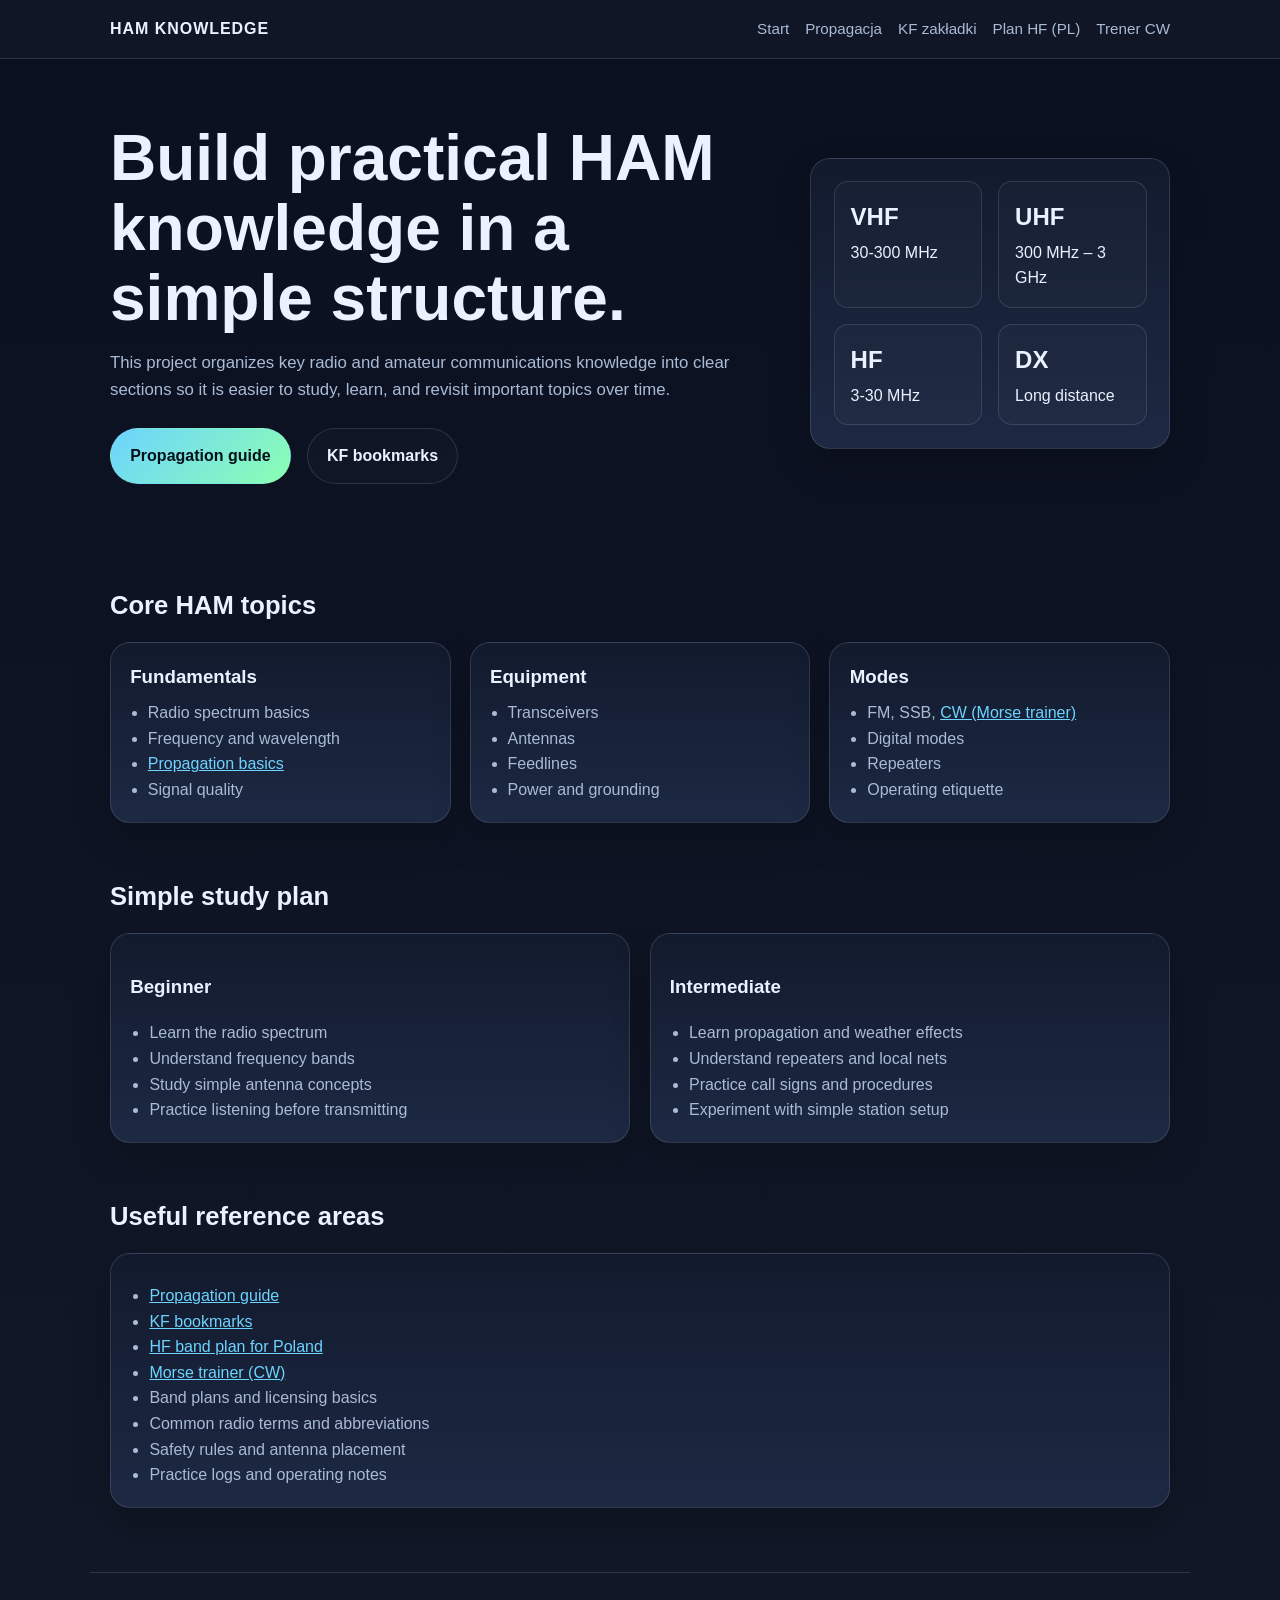
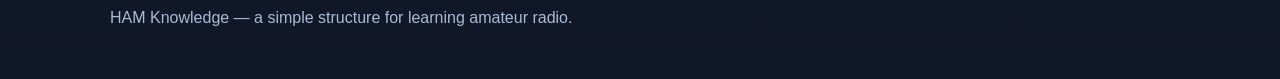
<file: index.html>
<!DOCTYPE html>
<html lang="en">
  <head>
    <meta charset="UTF-8" />
    <meta name="viewport" content="width=device-width, initial-scale=1.0" />
    <title>HAM Knowledge</title>
    <link rel="stylesheet" href="style.css" />
    <style>
      .hero {
        display: grid;
        grid-template-columns: 1.3fr 0.7fr;
        gap: 2rem;
        align-items: center;
        padding: 2rem 0 3rem;
      }

      .hero h1 {
        font-size: clamp(2.2rem, 5vw, 4rem);
        line-height: 1.1;
        margin: 0 0 1rem;
      }

      .hero p {
        font-size: 1.05rem;
        color: var(--muted);
        margin: 0 0 1.5rem;
      }

      .cta-row {
        display: flex;
        gap: 1rem;
        flex-wrap: wrap;
      }

      .button {
        display: inline-block;
        padding: 0.9rem 1.2rem;
        border-radius: 999px;
        text-decoration: none;
        font-weight: 700;
        border: 1px solid transparent;
      }

      .button.primary {
        background: linear-gradient(135deg, var(--accent), var(--accent-2));
        color: #04111a;
      }

      .button.secondary {
        border-color: var(--border);
        color: var(--text);
        background: rgba(255,255,255,0.02);
      }

      .card {
        border-radius: 20px;
        box-shadow: 0 18px 40px rgba(0,0,0,0.2);
      }

      .mini-grid {
        display: grid;
        grid-template-columns: repeat(2, minmax(0, 1fr));
        gap: 1rem;
      }

      .mini-stat {
        background: rgba(255,255,255,0.02);
        border: 1px solid var(--border);
        border-radius: 14px;
        padding: 1rem;
      }

      .mini-stat strong {
        display: block;
        font-size: 1.5rem;
        margin-bottom: 0.2rem;
      }

      section {
        padding-top: 2rem;
      }

      h2 {
        font-size: clamp(1.5rem, 2vw, 2.2rem);
        margin-bottom: 1rem;
      }

      .grid {
        display: grid;
        grid-template-columns: repeat(3, minmax(0, 1fr));
        gap: 1.2rem;
      }

      .topic {
        padding: 1.2rem;
      }

      .topic h3 {
        margin-top: 0;
        margin-bottom: 0.5rem;
      }

      .topic ul {
        margin: 0;
        padding-left: 1.1rem;
        color: var(--muted);
      }

      .checklist {
        display: grid;
        grid-template-columns: 1fr 1fr;
        gap: 1.2rem;
      }

      .info-block {
        padding: 1.2rem;
      }

      .info-block ul {
        margin: 0.6rem 0 0;
        padding-left: 1.2rem;
        color: var(--muted);
      }

      @media (max-width: 760px) {
        .hero, .grid, .checklist {
          grid-template-columns: 1fr;
        }

        .mini-grid {
          grid-template-columns: 1fr 1fr;
        }
      }
    </style>
  </head>
  <body>
    <header>
      <nav>
        <div class="brand">HAM Knowledge</div>
        <div class="nav-links">
          <a href="index.html" aria-current="page">Start</a>
          <a href="docs/propagation.html">Propagacja</a>
          <a href="docs/KF/zakladki.html">KF zakładki</a>
          <a href="docs/KF/band-plan-poland-hf.html">Plan HF (PL)</a>
          <a href="docs/morse-trainer.html">Trener CW</a>
        </div>
      </nav>
    </header>

    <main>
      <section class="hero" id="overview">
        <div>
          <h1>Build practical HAM knowledge in a simple structure.</h1>
          <p>
            This project organizes key radio and amateur communications knowledge into clear sections
            so it is easier to study, learn, and revisit important topics over time.
          </p>
          <div class="cta-row">
            <a class="button primary" href="docs/propagation.html">Propagation guide</a>
            <a class="button secondary" href="docs/KF/zakladki.html">KF bookmarks</a>
          </div>
        </div>

        <div class="card mini-grid">
          <div class="mini-stat">
            <strong>VHF</strong>
            30-300 MHz
          </div>
          <div class="mini-stat">
            <strong>UHF</strong>
            300 MHz – 3 GHz
          </div>
          <div class="mini-stat">
            <strong>HF</strong>
            3-30 MHz
          </div>
          <div class="mini-stat">
            <strong>DX</strong>
            Long distance
          </div>
        </div>
      </section>

      <section id="topics">
        <h2>Core HAM topics</h2>
        <div class="grid">
          <article class="card topic">
            <h3>Fundamentals</h3>
            <ul>
              <li>Radio spectrum basics</li>
              <li>Frequency and wavelength</li>
              <li><a href="docs/propagation.html">Propagation basics</a></li>
              <li>Signal quality</li>
            </ul>
          </article>

          <article class="card topic">
            <h3>Equipment</h3>
            <ul>
              <li>Transceivers</li>
              <li>Antennas</li>
              <li>Feedlines</li>
              <li>Power and grounding</li>
            </ul>
          </article>

          <article class="card topic">
            <h3>Modes</h3>
            <ul>
              <li>FM, SSB, <a href="docs/morse-trainer.html">CW (Morse trainer)</a></li>
              <li>Digital modes</li>
              <li>Repeaters</li>
              <li>Operating etiquette</li>
            </ul>
          </article>
        </div>
      </section>

      <section id="study-plan">
        <h2>Simple study plan</h2>
        <div class="checklist">
          <div class="card info-block">
            <h3>Beginner</h3>
            <ul>
              <li>Learn the radio spectrum</li>
              <li>Understand frequency bands</li>
              <li>Study simple antenna concepts</li>
              <li>Practice listening before transmitting</li>
            </ul>
          </div>

          <div class="card info-block">
            <h3>Intermediate</h3>
            <ul>
              <li>Learn propagation and weather effects</li>
              <li>Understand repeaters and local nets</li>
              <li>Practice call signs and procedures</li>
              <li>Experiment with simple station setup</li>
            </ul>
          </div>
        </div>
      </section>

      <section id="resources">
        <h2>Useful reference areas</h2>
        <div class="card info-block">
          <ul>
            <li><a href="docs/propagation.html">Propagation guide</a></li>
            <li><a href="docs/KF/zakladki.html">KF bookmarks</a></li>
            <li><a href="docs/KF/band-plan-poland-hf.html">HF band plan for Poland</a></li>
            <li><a href="docs/morse-trainer.html">Morse trainer (CW)</a></li>
            <li>Band plans and licensing basics</li>
            <li>Common radio terms and abbreviations</li>
            <li>Safety rules and antenna placement</li>
            <li>Practice logs and operating notes</li>
          </ul>
        </div>
      </section>
    </main>

    <footer>
      HAM Knowledge — a simple structure for learning amateur radio.
    </footer>
  </body>
</html>
</file>
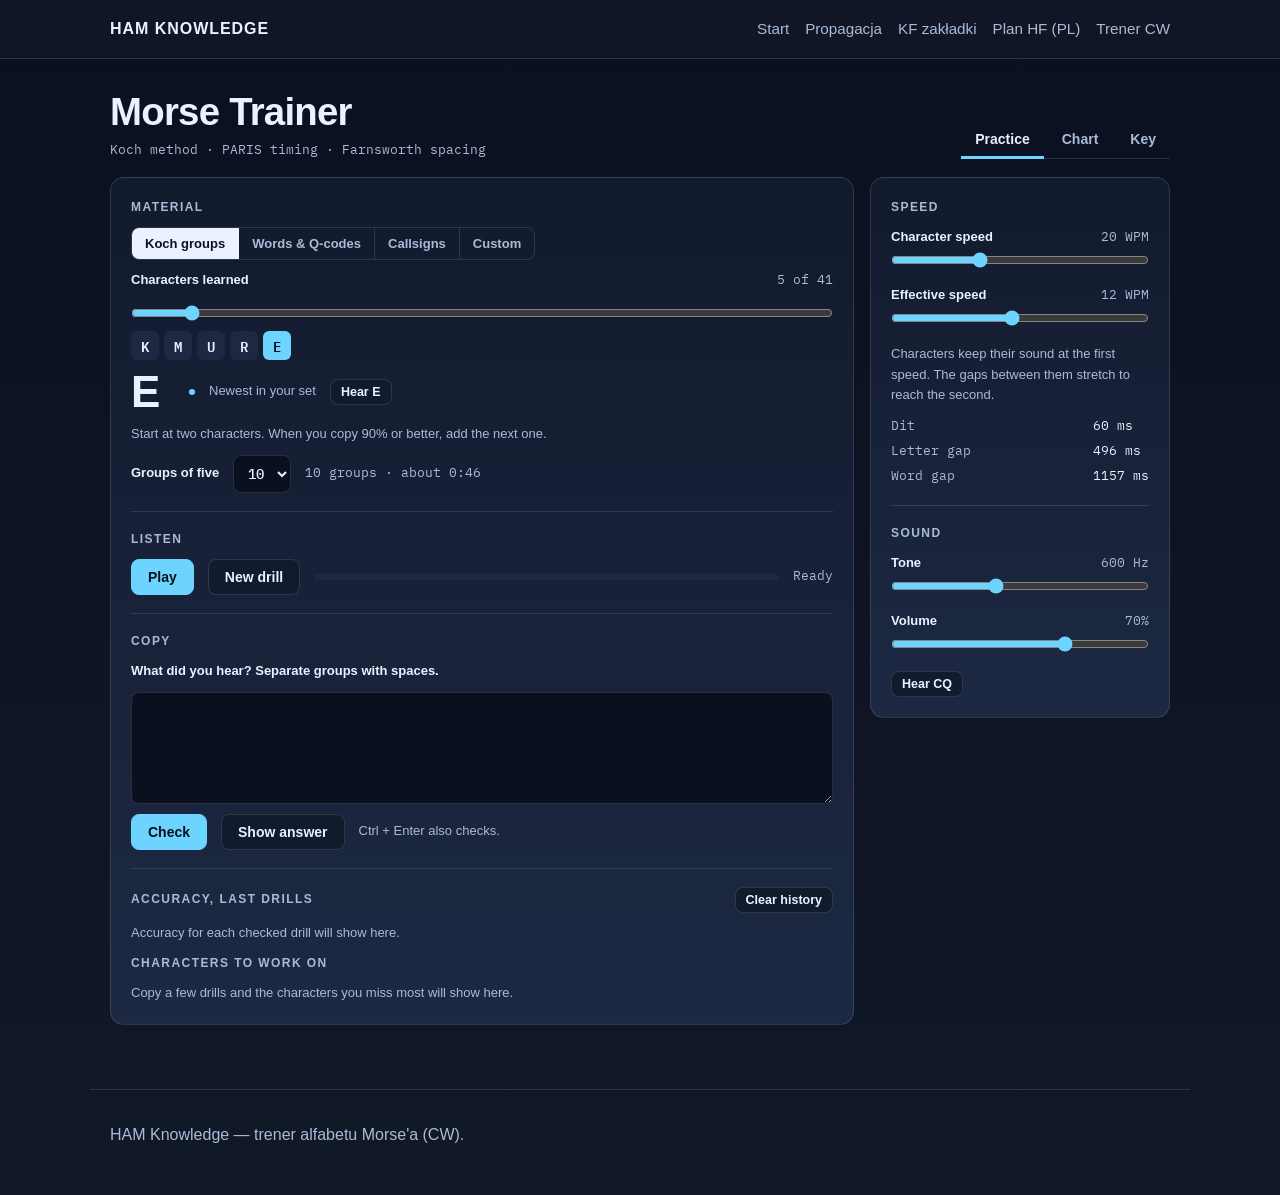
<file: docs/morse-trainer.html>
<!DOCTYPE html>
<html lang="en">
  <head>
    <meta charset="utf-8" />
    <meta name="viewport" content="width=device-width,initial-scale=1" />
    <title>Morse Trainer — HAM Knowledge</title>
    <link rel="stylesheet" href="../style.css" />
    <link rel="stylesheet" href="https://fonts.googleapis.com/css2?family=IBM+Plex+Mono:wght@400;500;600&display=swap" />
    <style>
/* Trainer tokens mapped onto the site's dark palette (style.css). */
:root{
  --surface:var(--panel); --ink:var(--text); --line:rgba(255,255,255,0.12);
  --accent-ink:#04111a; --good:var(--accent-2); --good-bg:#173523;
  --bad:#ff8176; --bad-bg:#3b201d; --soft:var(--panel-2);
  --display:Arial,Helvetica,sans-serif;
  --mono:"IBM Plex Mono",ui-monospace,Menlo,Consolas,monospace;
  color-scheme:dark;
}
[hidden]{display:none!important}
h1,h2,h3{font-family:var(--display);margin:0;text-wrap:balance}
h1{font-size:clamp(1.6rem,4vw,2.4rem);font-weight:800;letter-spacing:-.02em;line-height:1.1}
h2{font-size:12px;font-weight:700;letter-spacing:.12em;text-transform:uppercase;color:var(--muted)}
main p{margin:0}
.top{display:flex;flex-wrap:wrap;align-items:flex-end;justify-content:space-between;gap:14px 24px;margin-bottom:18px}
.sub{color:var(--muted);font-family:var(--mono);font-size:12.5px;margin-top:6px}
.tabs{display:flex;gap:4px;border-bottom:1px solid var(--line)}
.tabs button{
  appearance:none;background:none;border:0;border-bottom:3px solid transparent;margin-bottom:-1px;
  padding:9px 14px;font:600 14px var(--display);color:var(--muted);cursor:pointer;
}
.tabs button[aria-selected="true"]{color:var(--ink);border-bottom-color:var(--accent)}
button:focus-visible,input:focus-visible,select:focus-visible,textarea:focus-visible{outline:2px solid var(--accent);outline-offset:2px}

.app{display:grid;grid-template-columns:minmax(0,1fr);gap:16px;align-items:start}
@media (min-width:900px){.app{grid-template-columns:minmax(0,1fr) 300px}}
.panel{background:linear-gradient(180deg,var(--panel) 0%,var(--panel-2) 100%);border:1px solid var(--line);border-radius:14px;padding:20px;min-width:0}
.block{padding-block:18px;border-top:1px solid var(--line)}
.block:first-child{border-top:0;padding-top:0}
.block:last-child{padding-bottom:0}
.row{display:flex;flex-wrap:wrap;gap:10px 14px;align-items:center}
.row.between{justify-content:space-between}
.stack{display:flex;flex-direction:column;gap:10px}
.hint{color:var(--muted);font-size:13px}
.mono{font-family:var(--mono)}

.btn{
  appearance:none;border:1px solid var(--line);background:var(--surface);color:var(--ink);
  font:600 14px var(--display);padding:9px 16px;border-radius:8px;cursor:pointer;
}
.btn:hover{border-color:var(--muted)}
.btn.primary{background:var(--accent);color:var(--accent-ink);border-color:var(--accent)}
.btn.primary:hover{filter:brightness(1.08)}
.btn.small{padding:5px 10px;font-size:12.5px}
.seg{display:inline-flex;border:1px solid var(--line);border-radius:8px;overflow:hidden;flex-wrap:wrap}
.seg button{
  appearance:none;border:0;background:transparent;color:var(--muted);font:600 13px var(--display);
  padding:8px 13px;cursor:pointer;border-right:1px solid var(--line)
}
.seg button:last-child{border-right:0}
.seg button[aria-pressed="true"]{background:var(--ink);color:var(--bg)}
select,input[type=text]{
  font:500 14px var(--mono);color:var(--ink);background:var(--bg);border:1px solid var(--line);
  border-radius:8px;padding:8px 10px;max-width:100%
}
input[type=range]{width:100%;accent-color:var(--accent);margin:4px 0 0}
label.f{display:block;font-weight:600;font-size:13px}
.fieldhead{display:flex;justify-content:space-between;gap:10px;align-items:baseline}
output{font-family:var(--mono);font-size:13px;color:var(--muted)}

/* dit / dah glyphs */
.g{display:inline-flex;gap:3px;align-items:center;height:10px;color:var(--accent)}
.g i{display:block;height:6px;border-radius:3px;background:currentColor}
.g i.d{width:6px}.g i.h{width:18px}

.pool{display:flex;flex-wrap:wrap;gap:5px}
.chip{font:600 14px var(--mono);min-width:28px;text-align:center;padding:3px 6px;border-radius:6px;background:var(--soft)}
.chip.new{background:var(--accent);color:var(--accent-ink)}
.newest{display:flex;align-items:center;gap:14px;flex-wrap:wrap}
.newest .big{font:800 44px/1 var(--display);min-width:44px}

.progress{height:6px;background:var(--soft);border-radius:3px;overflow:hidden;flex:1 1 160px;min-width:120px}
.progress div{height:100%;width:0;background:var(--accent)}
.readout{font-family:var(--mono);font-size:13px;color:var(--muted)}
textarea{
  width:100%;min-height:112px;resize:vertical;font:500 20px/1.6 var(--mono);letter-spacing:.12em;
  text-transform:uppercase;color:var(--ink);background:var(--bg);border:1px solid var(--line);border-radius:8px;padding:12px 14px
}
.result{display:flex;flex-direction:column;gap:12px}
.score{display:flex;align-items:baseline;gap:12px;flex-wrap:wrap}
.score .pct{font:800 40px/1 var(--display)}
.score .pct.good{color:var(--good)}.score .pct.low{color:var(--bad)}
.line{font:500 22px/1.8 var(--mono);letter-spacing:.1em;overflow-wrap:anywhere}
.line .ok{color:var(--ink)}
.line .bad{color:var(--bad);background:var(--bad-bg);border-radius:3px;padding:0 2px}
.line .miss{color:var(--bad);border-bottom:2px dotted var(--bad)}
.line .extra{color:var(--muted);text-decoration:line-through;font-size:.8em}
.legend{display:flex;flex-wrap:wrap;gap:6px 16px;font-size:12.5px;color:var(--muted)}

.hist{position:relative;display:flex;align-items:flex-end;gap:4px;height:64px;border-bottom:1px solid var(--line)}
.hist .bar{flex:1 1 0;max-width:26px;background:var(--accent);border-radius:3px 3px 0 0;min-height:2px;opacity:.85}
.hist .bar.low{background:var(--muted);opacity:.6}
.hist .mark{position:absolute;left:0;right:0;bottom:90%;border-top:1px dashed var(--muted);opacity:.6;pointer-events:none}
.trouble{display:flex;flex-wrap:wrap;gap:8px}
.trouble .t{display:flex;align-items:center;gap:8px;border:1px solid var(--line);border-radius:8px;padding:4px 10px;font:600 14px var(--mono)}
.trouble .t small{font-weight:400;color:var(--muted)}

.grid{display:grid;grid-template-columns:repeat(auto-fill,minmax(92px,1fr));gap:8px}
.cell{
  appearance:none;display:flex;flex-direction:column;align-items:flex-start;gap:8px;text-align:left;
  background:var(--bg);border:1px solid var(--line);border-radius:8px;padding:10px 12px;color:var(--ink);cursor:pointer;opacity:.55;min-width:0
}
.cell.learned{opacity:1;background:var(--surface)}
.cell:hover{border-color:var(--accent)}
.cell .c{font:800 26px/1 var(--display)}
.cell .n{font:400 11px var(--mono);color:var(--muted)}

.keybtn{
  width:100%;min-height:150px;border-radius:12px;border:2px solid var(--line);background:var(--bg);color:var(--muted);
  font:700 15px var(--display);letter-spacing:.06em;text-transform:uppercase;cursor:pointer;touch-action:none;user-select:none;-webkit-user-select:none
}
.keybtn.down{background:var(--accent);border-color:var(--accent);color:var(--accent-ink)}
.keyout{font:500 22px/1.6 var(--mono);letter-spacing:.12em;min-height:2lh;overflow-wrap:anywhere}
.keypat{font:500 15px var(--mono);color:var(--accent);min-height:1.6em;letter-spacing:.2em}

.ro{display:grid;grid-template-columns:1fr auto;gap:4px 12px;font-family:var(--mono);font-size:13px}
.ro span:nth-child(odd){color:var(--muted)}
@media (prefers-reduced-motion:no-preference){.progress div{transition:width .12s linear}}
    </style>
  </head>
  <body>
    <header>
      <nav>
        <div class="brand">HAM Knowledge</div>
        <div class="nav-links">
          <a href="../index.html">Start</a>
          <a href="propagation.html">Propagacja</a>
          <a href="KF/zakladki.html">KF zakładki</a>
          <a href="KF/band-plan-poland-hf.html">Plan HF (PL)</a>
          <a href="morse-trainer.html" aria-current="page">Trener CW</a>
        </div>
      </nav>
    </header>

    <main>
  <div class="top">
    <div>
      <h1>Morse Trainer</h1>
      <p class="sub">Koch method · PARIS timing · Farnsworth spacing</p>
    </div>
    <div class="tabs" role="tablist" aria-label="Sections">
      <button role="tab" data-tab="practice" aria-selected="true">Practice</button>
      <button role="tab" data-tab="chart" aria-selected="false">Chart</button>
      <button role="tab" data-tab="key" aria-selected="false">Key</button>
    </div>
  </div>

  <div class="app">
    <div>
      <!-- PRACTICE -->
      <section id="s-practice" class="panel">
        <div class="block stack">
          <h2>Material</h2>
          <div class="row">
            <div class="seg" id="modeSeg" role="group" aria-label="Material">
              <button data-mode="koch" aria-pressed="true">Koch groups</button>
              <button data-mode="words" aria-pressed="false">Words &amp; Q-codes</button>
              <button data-mode="calls" aria-pressed="false">Callsigns</button>
              <button data-mode="custom" aria-pressed="false">Custom</button>
            </div>
          </div>

          <div id="kochBox" class="stack">
            <div class="fieldhead"><label class="f" for="level">Characters learned</label><output id="levelOut"></output></div>
            <input type="range" id="level" min="2" max="41" step="1" value="5">
            <div class="pool" id="pool" aria-label="Characters in this drill"></div>
            <div class="newest" id="newest"></div>
            <p class="hint">Start at two characters. When you copy 90% or better, add the next one.</p>
          </div>

          <div id="customBox" class="stack" hidden>
            <label class="f" for="customText">Text to send</label>
            <input type="text" id="customText" autocomplete="off" spellcheck="false">
            <p class="hint">Letters, digits and . , ? / = are sent. Anything else is skipped.</p>
          </div>

          <div class="row" id="lenRow">
            <label class="f" for="lenSel" id="lenLabel">Groups</label>
            <select id="lenSel"><option>5</option><option>10</option><option>15</option><option>20</option><option>30</option></select>
            <span class="readout" id="drillInfo"></span>
          </div>
        </div>

        <div class="block stack">
          <h2>Listen</h2>
          <div class="row">
            <button class="btn primary" id="play">Play</button>
            <button class="btn" id="newdrill">New drill</button>
            <div class="progress" aria-hidden="true"><div id="bar"></div></div>
            <span class="readout" id="prog">Ready</span>
          </div>
        </div>

        <div class="block stack">
          <h2>Copy</h2>
          <label class="f" for="copy">What did you hear? Separate groups with spaces.</label>
          <textarea id="copy" autocomplete="off" autocapitalize="characters" autocorrect="off" spellcheck="false"></textarea>
          <div class="row">
            <button class="btn primary" id="check">Check</button>
            <button class="btn" id="reveal">Show answer</button>
            <span class="hint">Ctrl + Enter also checks.</span>
          </div>
          <div class="result" id="result" hidden aria-live="polite"></div>
        </div>

        <div class="block stack">
          <div class="row between"><h2>Accuracy, last drills</h2><button class="btn small" id="clearStats">Clear history</button></div>
          <div class="hist" id="hist"></div>
          <p class="hint" id="histNote">Dashed line marks 90%.</p>
          <h2>Characters to work on</h2>
          <div class="trouble" id="trouble"></div>
        </div>
      </section>

      <!-- CHART -->
      <section id="s-chart" class="panel" hidden>
        <div class="block stack">
          <div class="row between">
            <h2>Character chart</h2>
            <div class="seg" id="orderSeg" role="group" aria-label="Order">
              <button data-order="koch" aria-pressed="true">Koch order</button>
              <button data-order="abc" aria-pressed="false">A to Z</button>
            </div>
          </div>
          <p class="hint">Tap a character to hear it at your character speed. Dimmed characters are not in your Koch set yet.</p>
          <div class="grid" id="grid"></div>
        </div>
      </section>

      <!-- KEY -->
      <section id="s-key" class="panel" hidden>
        <div class="block stack">
          <h2>Straight key</h2>
          <p class="hint">Hold the pad or the space bar. A press shorter than two dits is a dit, longer is a dah. Pause for a letter, pause longer for a word.</p>
          <div class="fieldhead"><label class="f" for="keyWpm">Key speed</label><output id="keyWpmOut"></output></div>
          <input type="range" id="keyWpm" min="5" max="25" step="1" value="12">
          <button class="keybtn" id="keyBtn" aria-label="Straight key. Hold to send.">Hold to send</button>
          <div class="keypat" id="keyPat" aria-hidden="true"></div>
          <div class="keyout" id="keyText" aria-live="polite"></div>
          <div class="row"><button class="btn" id="keyClear">Clear</button><span class="readout" id="keyHint"></span></div>
        </div>
      </section>
    </div>

    <aside class="panel" aria-label="Settings">
      <div class="block stack">
        <h2>Speed</h2>
        <div>
          <div class="fieldhead"><label class="f" for="cwpm">Character speed</label><output id="cwpmOut"></output></div>
          <input type="range" id="cwpm" min="10" max="40" step="1" value="20">
        </div>
        <div>
          <div class="fieldhead"><label class="f" for="ewpm">Effective speed</label><output id="ewpmOut"></output></div>
          <input type="range" id="ewpm" min="5" max="40" step="1" value="12">
        </div>
        <p class="hint">Characters keep their sound at the first speed. The gaps between them stretch to reach the second.</p>
        <div class="ro">
          <span>Dit</span><span id="tDit"></span>
          <span>Letter gap</span><span id="tChar"></span>
          <span>Word gap</span><span id="tWord"></span>
        </div>
      </div>
      <div class="block stack">
        <h2>Sound</h2>
        <div>
          <div class="fieldhead"><label class="f" for="tone">Tone</label><output id="toneOut"></output></div>
          <input type="range" id="tone" min="400" max="900" step="10" value="600">
        </div>
        <div>
          <div class="fieldhead"><label class="f" for="vol">Volume</label><output id="volOut"></output></div>
          <input type="range" id="vol" min="0.05" max="1" step="0.05" value="0.7">
        </div>
        <div><button class="btn small" id="hearCQ">Hear CQ</button></div>
      </div>
    </aside>
  </div>
    </main>

    <footer>
      HAM Knowledge — trener alfabetu Morse'a (CW).
    </footer>

<script>
(function(){
'use strict';

var MORSE={A:'.-',B:'-...',C:'-.-.',D:'-..',E:'.',F:'..-.',G:'--.',H:'....',I:'..',J:'.---',K:'-.-',L:'.-..',M:'--',N:'-.',O:'---',P:'.--.',Q:'--.-',R:'.-.',S:'...',T:'-',U:'..-',V:'...-',W:'.--',X:'-..-',Y:'-.--',Z:'--..',
'0':'-----','1':'.----','2':'..---','3':'...--','4':'....-','5':'.....','6':'-....','7':'--...','8':'---..','9':'----.',
'.':'.-.-.-',',':'--..--','?':'..--..','/':'-..-.','=':'-...-'};
var KOCH='KMURESNAPTLWI.JZ=FOY,VG5/Q92H38B?47C1D60X'.split('');
function timing(c,s){
  s=Math.min(s,c);
  var dit=1.2/c;
  var ta=(60*c-37.2*s)/(19*s*c);
  return {dit:dit,charGap:3*ta,wordGap:7*ta};
}
function schedule(text,c,s){
  var T=timing(c,s),ev=[],wordStarts=[],t=0;
  var words=text.trim().split(/\s+/).filter(Boolean);
  words.forEach(function(w,wi){
    wordStarts.push(t);
    var chars=w.split('').filter(function(ch){return MORSE[ch];});
    chars.forEach(function(ch,ci){
      var code=MORSE[ch];
      for(var k=0;k<code.length;k++){
        var d=code[k]==='.'?T.dit:3*T.dit;
        ev.push({t:t,d:d}); t+=d;
        if(k<code.length-1) t+=T.dit;
      }
      if(ci<chars.length-1) t+=T.charGap;
    });
    if(wi<words.length-1) t+=T.wordGap;
  });
  return {ev:ev,total:t,wordStarts:wordStarts};
}
function align(a,b){
  var n=a.length,m=b.length,i,j,dp=[];
  for(i=0;i<=n;i++){dp.push(new Array(m+1).fill(0));dp[i][0]=i;}
  for(j=0;j<=m;j++)dp[0][j]=j;
  for(i=1;i<=n;i++)for(j=1;j<=m;j++){
    dp[i][j]=Math.min(dp[i-1][j]+1,dp[i][j-1]+1,dp[i-1][j-1]+(a[i-1]===b[j-1]?0:1));
  }
  var ops=[];i=n;j=m;
  while(i>0||j>0){
    if(i>0&&j>0&&dp[i][j]===dp[i-1][j-1]+(a[i-1]===b[j-1]?0:1)){
      ops.push({k:a[i-1]===b[j-1]?'ok':'bad',t:a[i-1],u:b[j-1],ti:i-1});i--;j--;
    }else if(i>0&&dp[i][j]===dp[i-1][j]+1){
      ops.push({k:'miss',t:a[i-1],ti:i-1});i--;
    }else{
      ops.push({k:'extra',u:b[j-1]});j--;
    }
  }
  return ops.reverse();
}

var REV={};Object.keys(MORSE).forEach(function(k){REV[MORSE[k]]=k;});
var WORDS=['CQ','DE','K','AR','BK','73','88','599','RST','QTH','QSL','QRZ','QRM','QRN','QRP','QSB','QSY','QRT','QRV','NAME','RIG','ANT','PWR','WX','HR','UR','ES','FB','TNX','AGN','PSE','OM','YL','GM','GA','GE','GL','CUL','HW','CPY','SIG','TEST','DX','FREQ','SKED','ABT','WID','VY','TU','SRI','NW','CFM','LOC','BAND','DIPOLE','WIRE','CLEAR','SUN','RAIN'];
var PFX=['SP','SQ','SO','SN','DL','OK','OM','HA','G','M','F','I','EA','PA','ON','OH','SM','LA','OZ','W','K','N','UA','YO','LZ','S5','9A','OE'];
var LETTERS='ABCDEFGHIJKLMNOPQRSTUVWXYZ';
var LS='morse-trainer-v1';

var S={mode:'koch',level:5,len:10,cwpm:20,ewpm:12,tone:600,vol:0.7,keyWpm:12,order:'koch',custom:'CQ CQ DE SP1ABC K',hist:[],miss:{},seen:{}};
try{
  var raw=localStorage.getItem(LS);
  if(raw){var o=JSON.parse(raw);Object.keys(S).forEach(function(k){if(o[k]!==undefined)S[k]=o[k];});}
}catch(e){}
function clamp(v,a,b){v=Number(v);if(!isFinite(v))return a;return Math.min(b,Math.max(a,v));}
S.level=clamp(S.level,2,41);S.cwpm=clamp(S.cwpm,10,40);S.ewpm=clamp(S.ewpm,5,S.cwpm);
S.tone=clamp(S.tone,400,900);S.vol=clamp(S.vol,0.05,1);S.keyWpm=clamp(S.keyWpm,5,25);
if(!Array.isArray(S.hist))S.hist=[];
if(!S.miss||typeof S.miss!=='object')S.miss={};
if(!S.seen||typeof S.seen!=='object')S.seen={};
function save(){try{localStorage.setItem(LS,JSON.stringify(S));}catch(e){}}

function $(id){return document.getElementById(id);}
function el(tag,cls,txt){var n=document.createElement(tag);if(cls)n.className=cls;if(txt!=null)n.textContent=txt;return n;}
function rand(n){return Math.floor(Math.random()*n);}
function fmt(s){s=Math.max(0,Math.round(s));return Math.floor(s/60)+':'+String(s%60).padStart(2,'0');}
function glyph(code){var s=el('span','g');s.setAttribute('aria-hidden','true');code.split('').forEach(function(e){s.appendChild(el('i',e==='.'?'d':'h'));});return s;}

/* ---------- audio ---------- */
var ctx=null,master=null,player=null;
function ensureCtx(){
  if(!ctx){var AC=window.AudioContext||window.webkitAudioContext;ctx=new AC();master=ctx.createGain();master.connect(ctx.destination);}
  if(ctx.state==='suspended')ctx.resume();
  master.gain.value=S.vol;
  return ctx;
}
function stopPlayback(){
  if(!player)return;
  var p=player;player=null;
  cancelAnimationFrame(p.raf);
  try{p.g.gain.cancelScheduledValues(0);p.g.gain.setValueAtTime(0,ctx.currentTime);p.osc.stop();p.osc.disconnect();p.g.disconnect();}catch(e){}
}
function playText(text,opts){
  opts=opts||{};
  stopPlayback();
  var c=ensureCtx();
  var sch=schedule(text,S.cwpm,S.ewpm);
  if(!sch.ev.length){if(opts.onEnd)opts.onEnd();return;}
  var osc=c.createOscillator(),g=c.createGain();
  osc.type='sine';osc.frequency.value=S.tone;g.gain.value=0;
  osc.connect(g);g.connect(master);
  var t0=c.currentTime+(opts.preroll!=null?opts.preroll:0.5),r=0.006;
  g.gain.setValueAtTime(0,t0);
  sch.ev.forEach(function(e){
    var a=t0+e.t,b=a+e.d;
    g.gain.setValueAtTime(0,a);
    g.gain.linearRampToValueAtTime(1,a+r);
    g.gain.setValueAtTime(1,b-r);
    g.gain.linearRampToValueAtTime(0,b);
  });
  osc.start();osc.stop(t0+sch.total+0.3);
  var p={osc:osc,g:g,raf:0};
  player=p;
  (function tick(){
    if(player!==p)return;
    var el_=c.currentTime-t0;
    if(opts.onTick)opts.onTick(Math.max(0,el_),sch);
    if(el_>=sch.total+0.05){
      player=null;
      try{osc.disconnect();g.disconnect();}catch(e){}
      if(opts.onEnd)opts.onEnd();
      return;
    }
    p.raf=requestAnimationFrame(tick);
  })();
}

/* ---------- settings ---------- */
function refreshTiming(){
  var T=timing(S.cwpm,S.ewpm);
  $('cwpmOut').textContent=S.cwpm+' WPM';
  $('ewpmOut').textContent=S.ewpm+' WPM';
  $('toneOut').textContent=S.tone+' Hz';
  $('volOut').textContent=Math.round(S.vol*100)+'%';
  $('tDit').textContent=Math.round(T.dit*1000)+' ms';
  $('tChar').textContent=Math.round(T.charGap*1000)+' ms';
  $('tWord').textContent=Math.round(T.wordGap*1000)+' ms';
  $('ewpm').max=S.cwpm;
  refreshInfo();
}
$('cwpm').value=S.cwpm;$('ewpm').value=S.ewpm;$('tone').value=S.tone;$('vol').value=S.vol;
$('cwpm').addEventListener('input',function(){
  S.cwpm=+this.value;if(S.ewpm>S.cwpm){S.ewpm=S.cwpm;}
  $('ewpm').value=S.ewpm;refreshTiming();save();
});
$('ewpm').addEventListener('input',function(){S.ewpm=Math.min(+this.value,S.cwpm);refreshTiming();save();});
$('tone').addEventListener('input',function(){S.tone=+this.value;refreshTiming();save();});
$('vol').addEventListener('input',function(){S.vol=+this.value;if(master)master.gain.value=S.vol;refreshTiming();save();});
$('hearCQ').addEventListener('click',function(){playText('CQ',{preroll:0.05});});

/* ---------- drills ---------- */
var drill=null;
function kochGroup(){
  var pool=KOCH.slice(0,S.level),newest=pool[pool.length-1],g='';
  for(var i=0;i<5;i++)g+=(Math.random()<0.25)?newest:pool[rand(pool.length)];
  return g;
}
function callsign(){
  var c=PFX[rand(PFX.length)]+rand(10),n=1+rand(3);
  for(var i=0;i<n;i++)c+=LETTERS[rand(26)];
  return c;
}
function buildWords(){
  var out=[],n=S.len,i;
  if(S.mode==='koch'){for(i=0;i<n;i++)out.push(kochGroup());}
  else if(S.mode==='words'){
    var last='';
    for(i=0;i<n;i++){var w;do{w=WORDS[rand(WORDS.length)];}while(w===last);out.push(w);last=w;}
  }
  else if(S.mode==='calls'){for(i=0;i<n;i++)out.push(callsign());}
  else{
    out=S.custom.toUpperCase().split('').filter(function(ch){return MORSE[ch]||ch===' ';}).join('').split(/\s+/).filter(Boolean);
  }
  return out;
}
function refreshInfo(){
  if(!drill||!drill.words.length){$('drillInfo').textContent='Nothing to send yet.';return;}
  var sch=schedule(drill.words.join(' '),S.cwpm,S.ewpm);
  var unit={koch:'groups',words:'words',calls:'callsigns',custom:'words'}[S.mode];
  $('drillInfo').textContent=drill.words.length+' '+unit+' · about '+fmt(sch.total);
}
function setPlaying(on){
  $('play').textContent=on?'Stop':(drill&&drill.played?'Replay':'Play');
}
function resetProgress(txt){$('bar').style.width='0%';$('prog').textContent=txt||'Ready';}
function newDrill(){
  stopPlayback();
  drill={words:buildWords(),played:false,counted:false};
  $('copy').value='';
  $('result').hidden=true;
  setPlaying(false);resetProgress();refreshInfo();
}
$('play').addEventListener('click',function(){
  if(player){stopPlayback();setPlaying(false);$('prog').textContent='Stopped';return;}
  if(!drill||!drill.words.length){newDrill();if(!drill.words.length)return;}
  var text=drill.words.join(' ');
  drill.played=true;setPlaying(true);
  playText(text,{
    onTick:function(e,sch){
      $('bar').style.width=Math.min(100,e/sch.total*100)+'%';
      var wi=0;for(var i=0;i<sch.wordStarts.length;i++){if(sch.wordStarts[i]<=e)wi=i;}
      $('prog').textContent=(e<=0?'Starting':('Item '+(wi+1)+' of '+sch.wordStarts.length))+' · '+fmt(e)+' / '+fmt(sch.total);
    },
    onEnd:function(){
      setPlaying(false);$('bar').style.width='100%';$('prog').textContent='Done · now type what you copied';
      try{$('copy').focus({preventScroll:true});}catch(e){$('copy').focus();}
    }
  });
});
$('newdrill').addEventListener('click',newDrill);

function renderPool(){
  var pool=KOCH.slice(0,S.level),box=$('pool');box.textContent='';
  pool.forEach(function(ch,i){box.appendChild(el('span','chip'+(i===pool.length-1?' new':''),ch));});
  var nw=pool[pool.length-1],n=$('newest');n.textContent='';
  n.appendChild(el('span','big',nw));
  n.appendChild(glyph(MORSE[nw]));
  n.appendChild(el('span','hint','Newest in your set'));
  var b=el('button','btn small','Hear '+nw);b.addEventListener('click',function(){playText(nw+' '+nw+' '+nw,{preroll:0.05});});
  n.appendChild(b);
  $('levelOut').textContent=S.level+' of '+KOCH.length;
}
$('level').value=S.level;
$('level').addEventListener('input',function(){S.level=+this.value;renderPool();save();});
$('level').addEventListener('change',newDrill);

function applyMode(){
  Array.prototype.forEach.call($('modeSeg').children,function(b){b.setAttribute('aria-pressed',b.dataset.mode===S.mode?'true':'false');});
  $('kochBox').hidden=S.mode!=='koch';
  $('customBox').hidden=S.mode!=='custom';
  $('lenRow').firstElementChild.hidden=false;
  var isCustom=S.mode==='custom';
  $('lenLabel').hidden=isCustom;$('lenSel').hidden=isCustom;
  $('lenLabel').textContent={koch:'Groups of five',words:'Words',calls:'Callsigns',custom:''}[S.mode];
}
Array.prototype.forEach.call($('modeSeg').children,function(b){
  b.addEventListener('click',function(){S.mode=b.dataset.mode;applyMode();save();newDrill();});
});
$('lenSel').value=String(S.len);
$('lenSel').addEventListener('change',function(){S.len=+this.value;save();newDrill();});
$('customText').value=S.custom;
$('customText').addEventListener('input',function(){S.custom=this.value;save();newDrill();});

/* ---------- checking ---------- */
function renderLine(ops,wordStarts){
  var line=el('div','line');line.setAttribute('aria-label','Your copy compared with what was sent');
  ops.forEach(function(op){
    if(op.k!=='extra'&&op.ti>0&&wordStarts[op.ti])line.appendChild(document.createTextNode(' '));
    if(op.k==='ok')line.appendChild(el('span','ok',op.t));
    else if(op.k==='bad'){var s=el('span','bad',op.t);s.title='You typed '+op.u;line.appendChild(s);}
    else if(op.k==='miss')line.appendChild(el('span','miss',op.t));
    else line.appendChild(el('span','extra',op.u));
  });
  return line;
}
function doCheck(reveal){
  if(!drill||!drill.words.length)return;
  var res=$('result');res.textContent='';res.hidden=false;
  var tflat=drill.words.join('');
  var starts={},acc=0;drill.words.forEach(function(w){starts[acc]=true;acc+=w.length;});
  if(reveal){
    res.appendChild(el('p','hint','Answer shown. This drill is not scored.'));
    res.appendChild(el('div','line',drill.words.join(' ')));
    return;
  }
  var typed=$('copy').value.toUpperCase().replace(/\s+/g,'');
  var ops=align(tflat.split(''),typed.split(''));
  var ok=ops.filter(function(o){return o.k==='ok';}).length;
  var pct=Math.round(ok/tflat.length*100);
  if(!drill.counted){
    drill.counted=true;
    ops.forEach(function(o){
      if(o.k==='extra')return;
      S.seen[o.t]=(S.seen[o.t]||0)+1;
      if(o.k!=='ok')S.miss[o.t]=(S.miss[o.t]||0)+1;
    });
    S.hist.push({acc:pct,mode:S.mode,level:S.level,c:S.cwpm,e:S.ewpm});
    if(S.hist.length>40)S.hist=S.hist.slice(-40);
    save();renderHist();renderTrouble();
  }
  var score=el('div','score');
  score.appendChild(el('span','pct '+(pct>=90?'good':'low'),pct+'%'));
  score.appendChild(el('span','readout',ok+' of '+tflat.length+' characters correct'));
  res.appendChild(score);
  res.appendChild(renderLine(ops,starts));
  var lg=el('div','legend');
  lg.appendChild(el('span',null,'Wrong character: shaded'));
  lg.appendChild(el('span',null,'Missed: dotted underline'));
  lg.appendChild(el('span',null,'Extra: struck through'));
  res.appendChild(lg);
  var next=el('div','row');
  if(S.mode==='koch'){
    if(pct>=90&&S.level<KOCH.length){
      var nc=KOCH[S.level];
      res.appendChild(el('p',null,'90% or better. Add '+nc+' to your set.'));
      var add=el('button','btn primary','Add '+nc+' and start next drill');
      add.addEventListener('click',function(){S.level++;$('level').value=S.level;renderPool();save();newDrill();$('play').focus();});
      next.appendChild(add);
    }else if(pct>=90){
      res.appendChild(el('p',null,'90% or better with every character in the set.'));
    }else{
      res.appendChild(el('p',null,'Under 90%. Stay at this level until copy is solid.'));
    }
  }
  var again=el('button','btn','New drill');again.addEventListener('click',function(){newDrill();$('play').focus();});
  next.appendChild(again);
  res.appendChild(next);
}
$('check').addEventListener('click',function(){doCheck(false);});
$('reveal').addEventListener('click',function(){doCheck(true);});
$('copy').addEventListener('keydown',function(e){if(e.key==='Enter'&&(e.ctrlKey||e.metaKey)){e.preventDefault();doCheck(false);}});

/* ---------- history ---------- */
function renderHist(){
  var h=$('hist');h.textContent='';
  var last=S.hist.slice(-14);
  if(!last.length){h.style.borderBottom='0';h.style.height='auto';h.appendChild(el('p','hint','Accuracy for each checked drill will show here.'));$('histNote').hidden=true;return;}
  h.style.borderBottom='';h.style.height='';$('histNote').hidden=false;
  h.appendChild(el('div','mark'));
  last.forEach(function(r){
    var b=el('div','bar'+(r.acc<90?' low':''));
    b.style.height=Math.max(2,r.acc)+'%';
    b.title=r.acc+'% · '+r.c+'/'+r.e+' WPM';
    h.appendChild(b);
  });
}
function renderTrouble(){
  var box=$('trouble');box.textContent='';
  var list=Object.keys(S.seen).filter(function(k){return S.seen[k]>=4&&(S.miss[k]||0)>0;}).map(function(k){return {ch:k,rate:(S.miss[k]||0)/S.seen[k],n:S.seen[k]};});
  list.sort(function(a,b){return b.rate-a.rate;});
  list=list.filter(function(x){return x.rate>=0.2;}).slice(0,8);
  if(!list.length){box.appendChild(el('p','hint','Copy a few drills and the characters you miss most will show here.'));return;}
  list.forEach(function(x){
    var t=el('button','t');t.type='button';
    t.style.cursor='pointer';t.style.background='var(--surface)';t.style.color='var(--ink)';
    t.appendChild(el('span',null,x.ch));t.appendChild(glyph(MORSE[x.ch]));
    t.appendChild(el('small',null,Math.round(x.rate*100)+'% missed'));
    t.addEventListener('click',function(){playText(x.ch+' '+x.ch+' '+x.ch,{preroll:0.05});});
    box.appendChild(t);
  });
}
var clearArmed=false;
$('clearStats').addEventListener('click',function(){
  if(!clearArmed){clearArmed=true;this.textContent='Click again to clear';var b=this;setTimeout(function(){clearArmed=false;b.textContent='Clear history';},3000);return;}
  clearArmed=false;this.textContent='Clear history';
  S.hist=[];S.miss={};S.seen={};save();renderHist();renderTrouble();
});

/* ---------- chart ---------- */
function renderChart(){
  Array.prototype.forEach.call($('orderSeg').children,function(b){b.setAttribute('aria-pressed',b.dataset.order===S.order?'true':'false');});
  var g=$('grid');g.textContent='';
  var list=S.order==='koch'?KOCH.slice():Object.keys(MORSE).sort(function(a,b){
    var la=/[A-Z]/.test(a),lb=/[A-Z]/.test(b);
    if(la!==lb)return la?-1:1;
    return a<b?-1:1;
  });
  list.forEach(function(ch){
    var idx=KOCH.indexOf(ch);
    var b=el('button','cell'+(idx<S.level?' learned':''));b.type='button';
    b.setAttribute('aria-label',ch+' '+MORSE[ch].replace(/\./g,' dit').replace(/-/g,' dah'));
    b.appendChild(el('span','c',ch));
    b.appendChild(glyph(MORSE[ch]));
    b.appendChild(el('span','n',MORSE[ch]+(S.order==='koch'?'  #'+(idx+1):'')));
    b.addEventListener('click',function(){playText(ch,{preroll:0.05});});
    g.appendChild(b);
  });
}
Array.prototype.forEach.call($('orderSeg').children,function(b){
  b.addEventListener('click',function(){S.order=b.dataset.order;save();renderChart();});
});

/* ---------- key ---------- */
var key={down:false,t0:0,pat:'',text:'',timers:[],osc:null,g:null};
function keyUpdate(){
  $('keyPat').textContent=key.pat.replace(/\./g,'·').replace(/-/g,'−');
  $('keyText').textContent=key.text;
  var dit=Math.round(1200/S.keyWpm);
  $('keyWpmOut').textContent=S.keyWpm+' WPM';
  $('keyHint').textContent='Dit about '+dit+' ms · dah over '+(2*dit)+' ms';
}
function keyClearTimers(){key.timers.forEach(clearTimeout);key.timers=[];}
function commitChar(){
  if(!key.pat)return;
  key.text+=REV[key.pat]||'#';key.pat='';keyUpdate();
}
function keyDown(){
  if(key.down)return;
  key.down=true;keyClearTimers();
  var c=ensureCtx(),now=c.currentTime;
  key.osc=c.createOscillator();key.g=c.createGain();
  key.osc.type='sine';key.osc.frequency.value=S.tone;
  key.g.gain.setValueAtTime(0,now);key.g.gain.linearRampToValueAtTime(1,now+0.006);
  key.osc.connect(key.g);key.g.connect(master);key.osc.start();
  key.t0=performance.now();$('keyBtn').classList.add('down');
}
function keyUp(){
  if(!key.down)return;
  key.down=false;
  var d=performance.now()-key.t0,dit=1200/S.keyWpm;
  $('keyBtn').classList.remove('down');
  try{
    var now=ctx.currentTime;
    key.g.gain.cancelScheduledValues(now);key.g.gain.setValueAtTime(key.g.gain.value,now);
    key.g.gain.linearRampToValueAtTime(0,now+0.006);key.osc.stop(now+0.03);
  }catch(e){}
  key.pat+=d<2*dit?'.':'-';
  keyUpdate();
  key.timers.push(setTimeout(commitChar,dit*2.4));
  key.timers.push(setTimeout(function(){commitChar();if(key.text&&!/ $/.test(key.text)){key.text+=' ';keyUpdate();}},dit*5.5));
}
var kb=$('keyBtn');
kb.addEventListener('pointerdown',function(e){e.preventDefault();try{kb.setPointerCapture(e.pointerId);}catch(x){}keyDown();});
kb.addEventListener('pointerup',keyUp);
kb.addEventListener('pointercancel',keyUp);
kb.addEventListener('lostpointercapture',keyUp);
$('keyWpm').value=S.keyWpm;
$('keyWpm').addEventListener('input',function(){S.keyWpm=+this.value;keyUpdate();save();});
$('keyClear').addEventListener('click',function(){keyClearTimers();key.pat='';key.text='';keyUpdate();});
function typingTarget(t){return t&&(t.tagName==='TEXTAREA'||t.tagName==='INPUT'||t.tagName==='SELECT');}
document.addEventListener('keydown',function(e){
  if(S.tab!=='key'||e.code!=='Space'||typingTarget(e.target))return;
  e.preventDefault();if(!e.repeat)keyDown();
});
document.addEventListener('keyup',function(e){
  if(S.tab!=='key'||e.code!=='Space')return;
  e.preventDefault();keyUp();
});
window.addEventListener('blur',keyUp);

/* ---------- tabs ---------- */
S.tab='practice';
Array.prototype.forEach.call(document.querySelectorAll('.tabs button'),function(b){
  b.addEventListener('click',function(){
    keyUp();stopPlayback();setPlaying(false);
    S.tab=b.dataset.tab;
    Array.prototype.forEach.call(document.querySelectorAll('.tabs button'),function(x){x.setAttribute('aria-selected',x===b?'true':'false');});
    ['practice','chart','key'].forEach(function(t){$('s-'+t).hidden=t!==S.tab;});
    if(S.tab==='chart')renderChart();
    if(S.tab==='key')keyUpdate();
  });
});

/* ---------- start ---------- */
applyMode();renderPool();renderHist();renderTrouble();keyUpdate();
newDrill();refreshTiming();
})();
</script>
  </body>
</html>
</file>
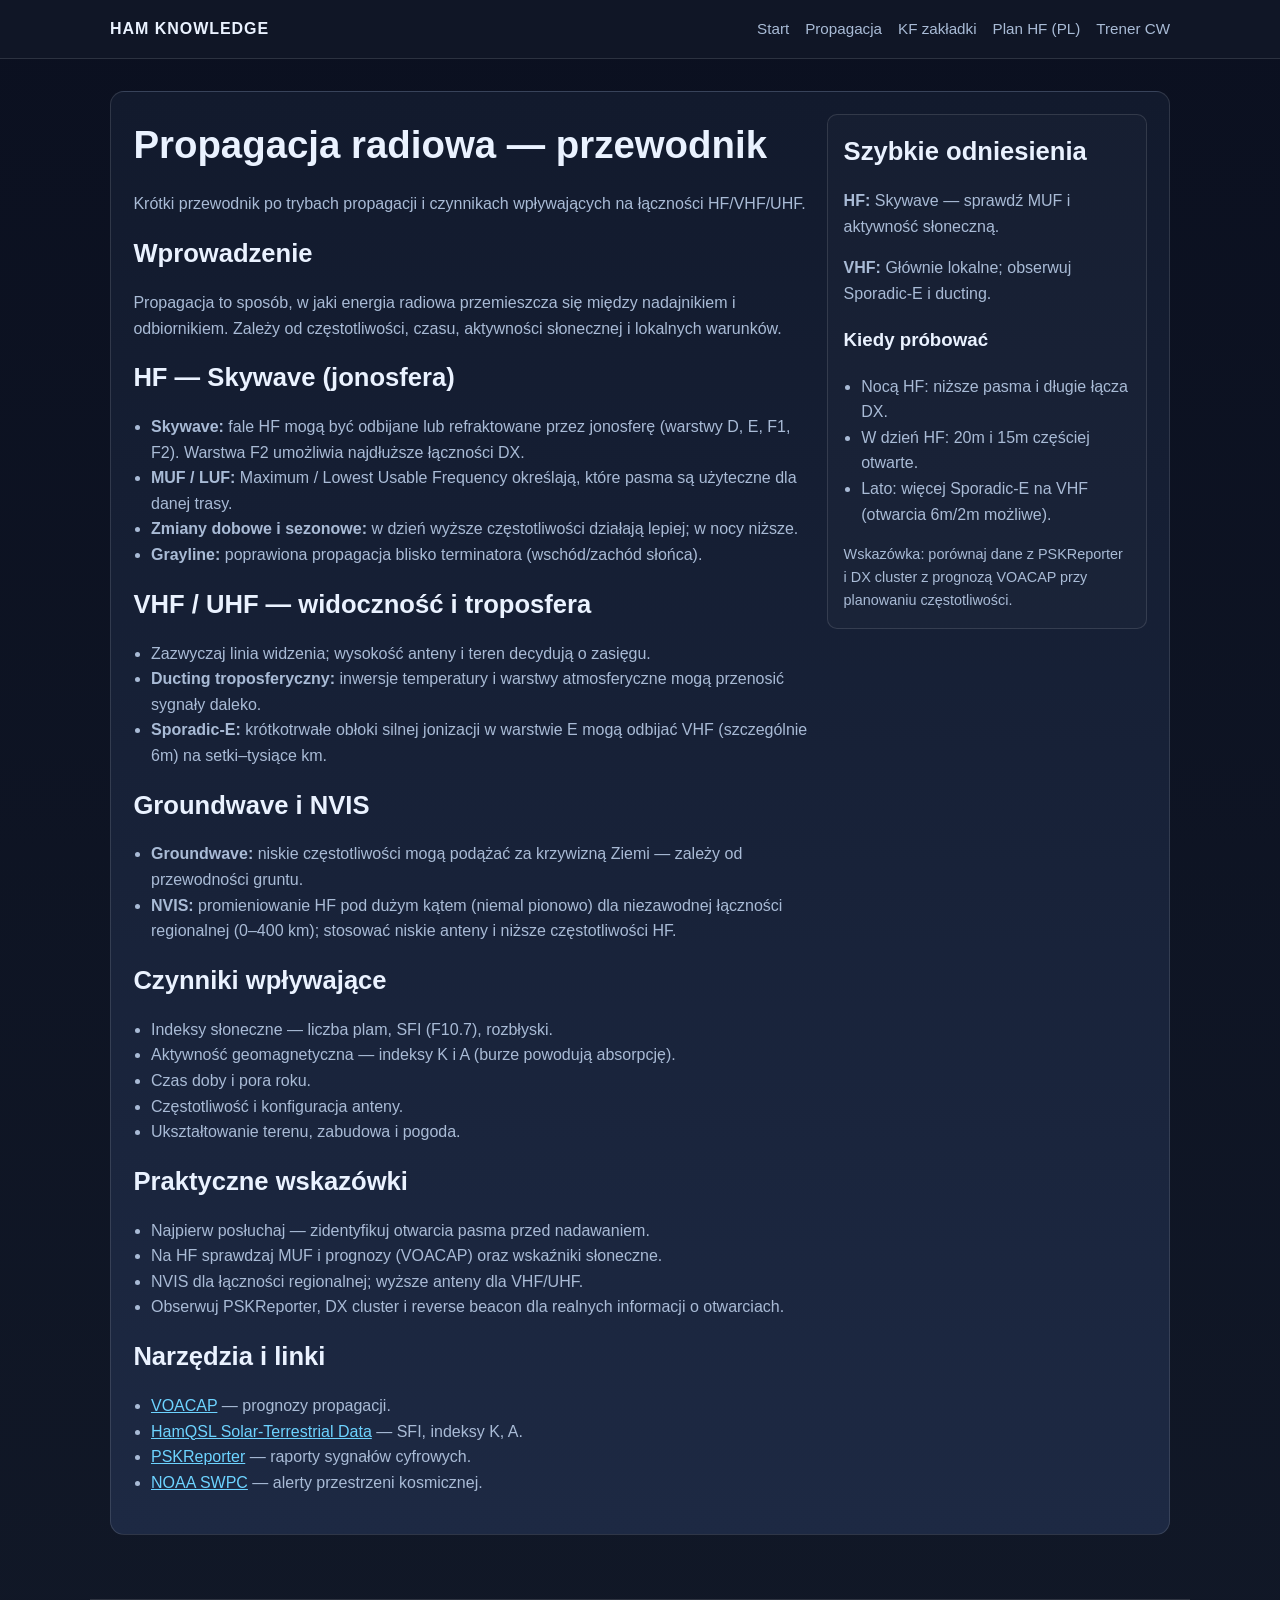
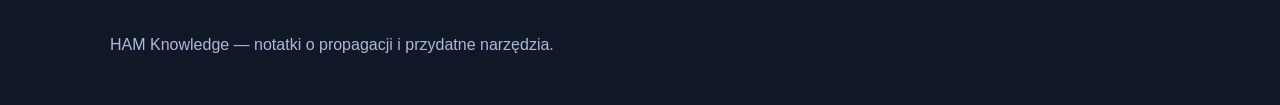
<file: docs/propagation.html>
<!DOCTYPE html>
<html lang="pl">
  <head>
    <meta charset="utf-8" />
    <meta name="viewport" content="width=device-width,initial-scale=1" />
    <title>Propagacja — HAM Knowledge</title>
    <link rel="stylesheet" href="../style.css" />
    <style>
      h1{font-size:clamp(1.6rem,4vw,2.4rem);margin:0 0 .5rem}
      h2{font-size:clamp(1.2rem,2.2vw,1.6rem);margin:0 0 .75rem}
      p,li{color:var(--muted)}
      ul{padding-left:1.1rem}
      .two-col{display:grid;grid-template-columns:1fr 320px;gap:1rem;align-items:start}
      .box{padding:1rem;border-radius:10px;background:rgba(255,255,255,0.02);border:1px solid var(--border)}
      .tip{margin-top:1rem;font-size:.9rem;color:var(--muted)}
      @media (max-width:900px){.two-col{grid-template-columns:1fr}}
    </style>
  </head>
  <body>
    <header>
      <nav>
        <div class="brand">HAM Knowledge</div>
        <div class="nav-links">
          <a href="../index.html">Start</a>
          <a href="propagation.html" aria-current="page">Propagacja</a>
          <a href="KF/zakladki.html">KF zakładki</a>
          <a href="KF/band-plan-poland-hf.html">Plan HF (PL)</a>
          <a href="morse-trainer.html">Trener CW</a>
        </div>
      </nav>
    </header>

    <main>
      <section class="card">
        <div class="two-col">
          <div>
            <h1>Propagacja radiowa — przewodnik</h1>
            <p>Krótki przewodnik po trybach propagacji i czynnikach wpływających na łączności HF/VHF/UHF.</p>

            <h2 id="overview">Wprowadzenie</h2>
            <p>Propagacja to sposób, w jaki energia radiowa przemieszcza się między nadajnikiem i odbiornikiem. Zależy od częstotliwości, czasu, aktywności słonecznej i lokalnych warunków.</p>

            <h2 id="hf">HF — Skywave (jonosfera)</h2>
            <ul>
              <li><strong>Skywave:</strong> fale HF mogą być odbijane lub refraktowane przez jonosferę (warstwy D, E, F1, F2). Warstwa F2 umożliwia najdłuższe łączności DX.</li>
              <li><strong>MUF / LUF:</strong> Maximum / Lowest Usable Frequency określają, które pasma są użyteczne dla danej trasy.</li>
              <li><strong>Zmiany dobowe i sezonowe:</strong> w dzień wyższe częstotliwości działają lepiej; w nocy niższe.</li>
              <li><strong>Grayline:</strong> poprawiona propagacja blisko terminatora (wschód/zachód słońca).</li>
            </ul>

            <h2 id="vhf">VHF / UHF — widoczność i troposfera</h2>
            <ul>
              <li>Zazwyczaj linia widzenia; wysokość anteny i teren decydują o zasięgu.</li>
              <li><strong>Ducting troposferyczny:</strong> inwersje temperatury i warstwy atmosferyczne mogą przenosić sygnały daleko.</li>
              <li><strong>Sporadic‑E:</strong> krótkotrwałe obłoki silnej jonizacji w warstwie E mogą odbijać VHF (szczególnie 6m) na setki–tysiące km.</li>
            </ul>

            <h2 id="groundwave">Groundwave i NVIS</h2>
            <ul>
              <li><strong>Groundwave:</strong> niskie częstotliwości mogą podążać za krzywizną Ziemi — zależy od przewodności gruntu.</li>
              <li><strong>NVIS:</strong> promieniowanie HF pod dużym kątem (niemal pionowo) dla niezawodnej łączności regionalnej (0–400 km); stosować niskie anteny i niższe częstotliwości HF.</li>
            </ul>

            <h2 id="factors">Czynniki wpływające</h2>
            <ul>
              <li>Indeksy słoneczne — liczba plam, SFI (F10.7), rozbłyski.</li>
              <li>Aktywność geomagnetyczna — indeksy K i A (burze powodują absorpcję).</li>
              <li>Czas doby i pora roku.</li>
              <li>Częstotliwość i konfiguracja anteny.</li>
              <li>Ukształtowanie terenu, zabudowa i pogoda.</li>
            </ul>

            <h2 id="practical">Praktyczne wskazówki</h2>
            <ul>
              <li>Najpierw posłuchaj — zidentyfikuj otwarcia pasma przed nadawaniem.</li>
              <li>Na HF sprawdzaj MUF i prognozy (VOACAP) oraz wskaźniki słoneczne.</li>
              <li>NVIS dla łączności regionalnej; wyższe anteny dla VHF/UHF.</li>
              <li>Obserwuj PSKReporter, DX cluster i reverse beacon dla realnych informacji o otwarciach.</li>
            </ul>

            <h2 id="tools">Narzędzia i linki</h2>
            <ul>
              <li><a href="https://www.voacap.com" target="_blank" rel="noopener">VOACAP</a> — prognozy propagacji.</li>
              <li><a href="https://www.hamqsl.com" target="_blank" rel="noopener">HamQSL Solar‑Terrestrial Data</a> — SFI, indeksy K, A.</li>
              <li><a href="https://pskreporter.info" target="_blank" rel="noopener">PSKReporter</a> — raporty sygnałów cyfrowych.</li>
              <li><a href="https://www.swpc.noaa.gov" target="_blank" rel="noopener">NOAA SWPC</a> — alerty przestrzeni kosmicznej.</li>
            </ul>
          </div>

          <aside class="box">
            <h2>Szybkie odniesienia</h2>
            <p><strong>HF:</strong> Skywave — sprawdź MUF i aktywność słoneczną.</p>
            <p><strong>VHF:</strong> Głównie lokalne; obserwuj Sporadic‑E i ducting.</p>
            <h3>Kiedy próbować</h3>
            <ul>
              <li>Nocą HF: niższe pasma i długie łącza DX.</li>
              <li>W dzień HF: 20m i 15m częściej otwarte.</li>
              <li>Lato: więcej Sporadic‑E na VHF (otwarcia 6m/2m możliwe).</li>
            </ul>
            <div class="tip">Wskazówka: porównaj dane z PSKReporter i DX cluster z prognozą VOACAP przy planowaniu częstotliwości.</div>
          </aside>
        </div>
      </section>
    </main>

    <footer>
      HAM Knowledge — notatki o propagacji i przydatne narzędzia.
    </footer>
  </body>
</html>
</file>
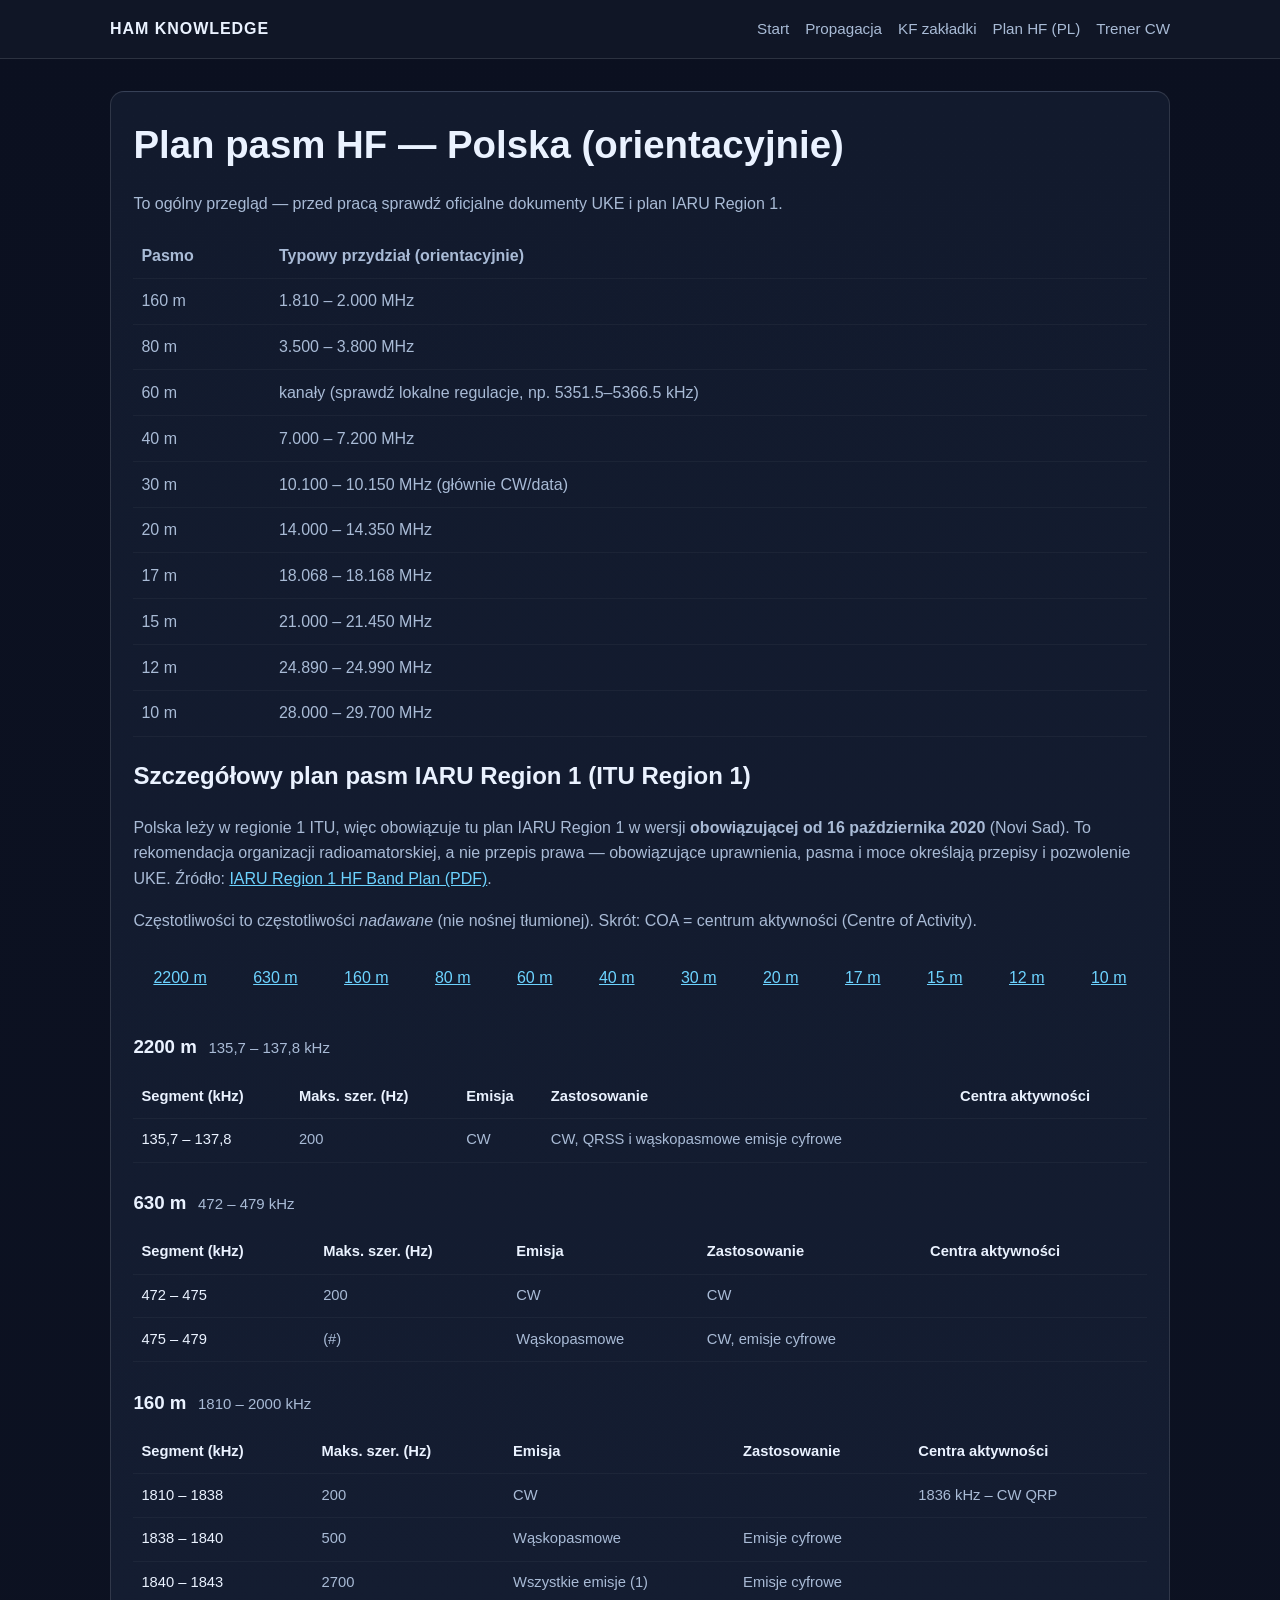
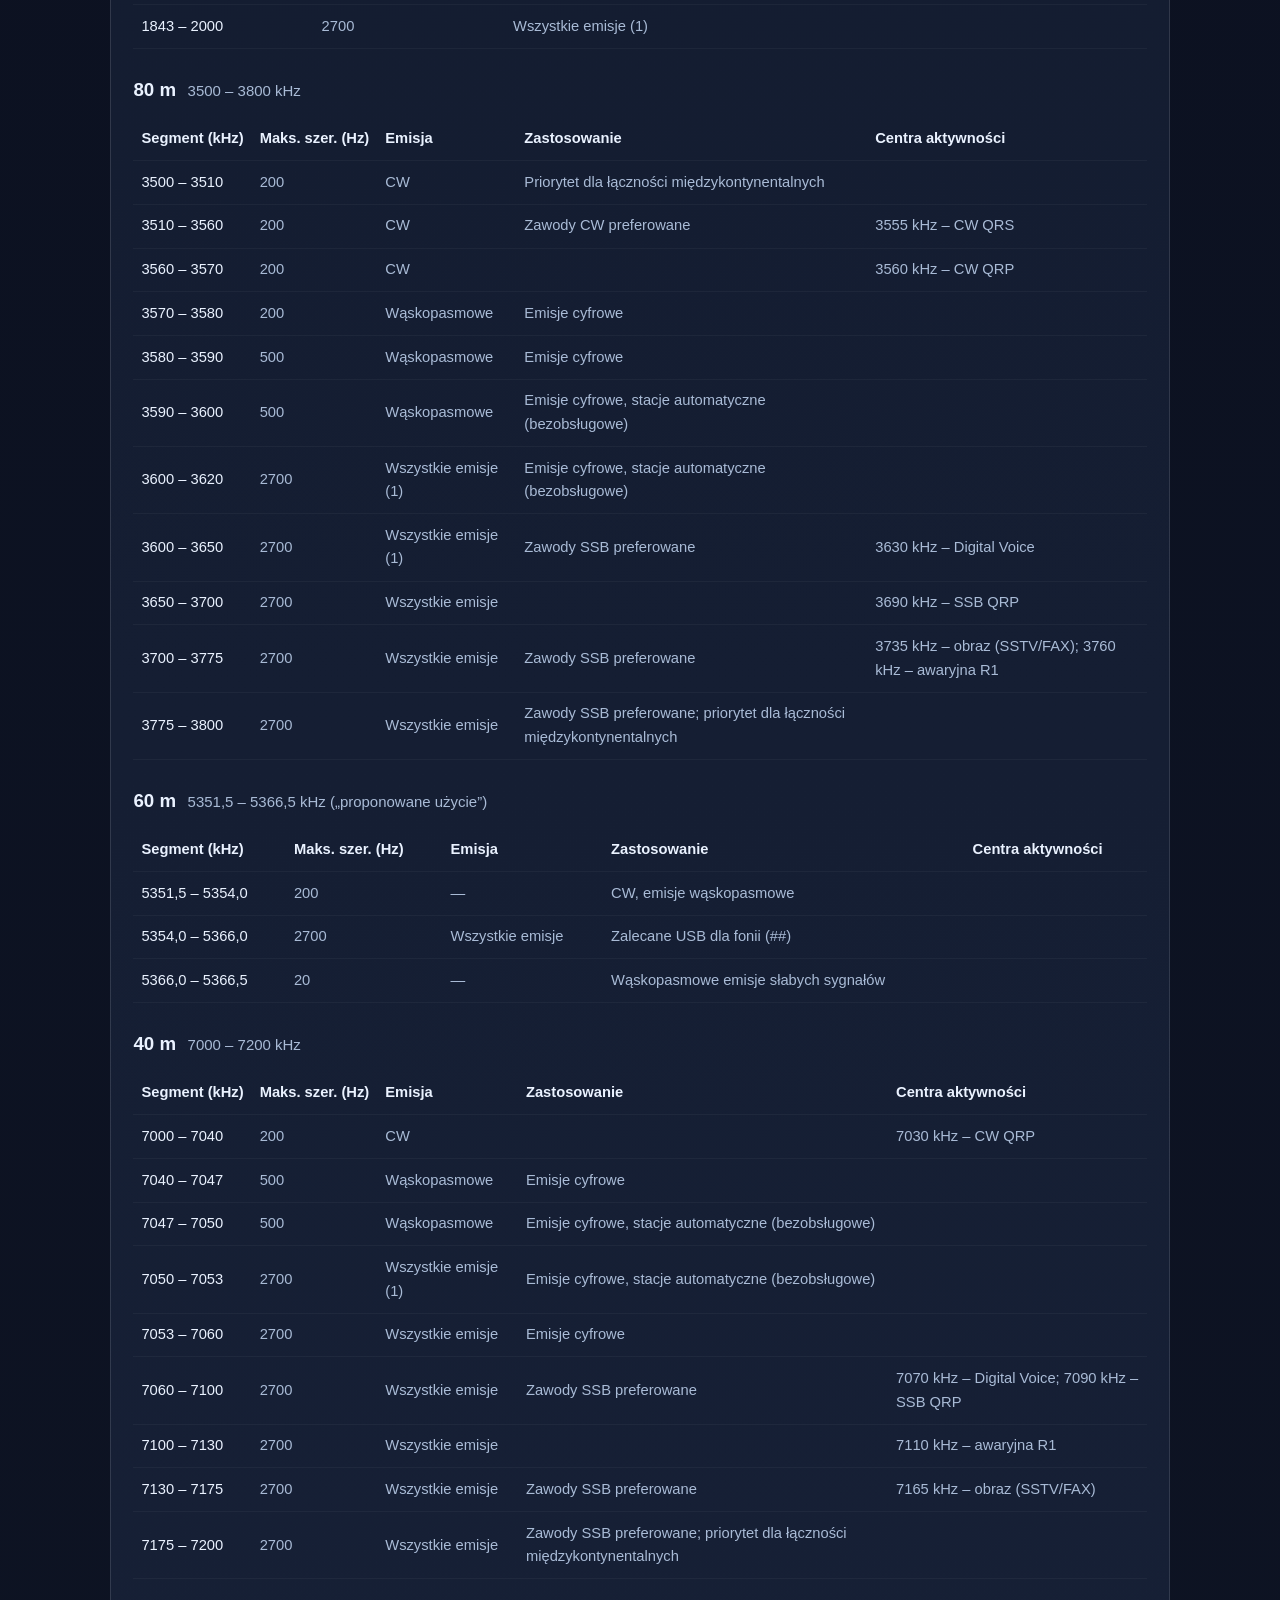
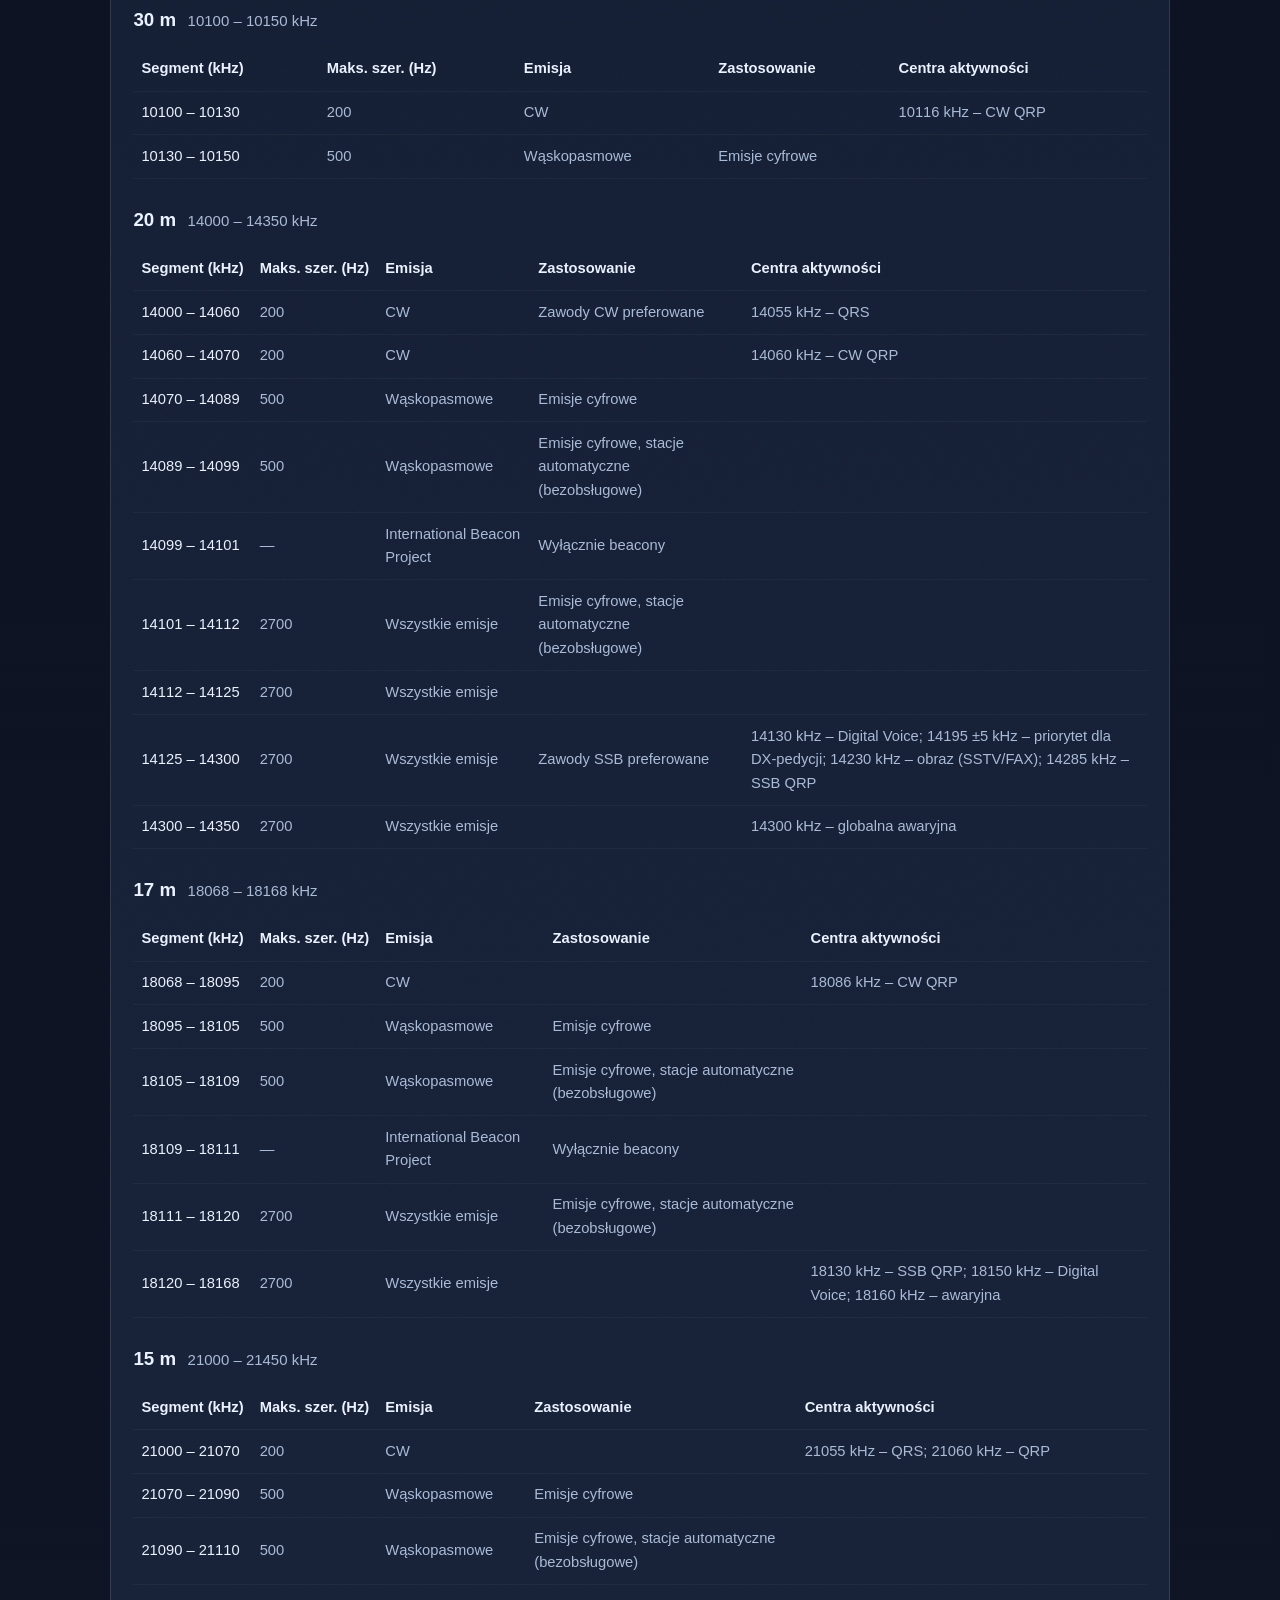
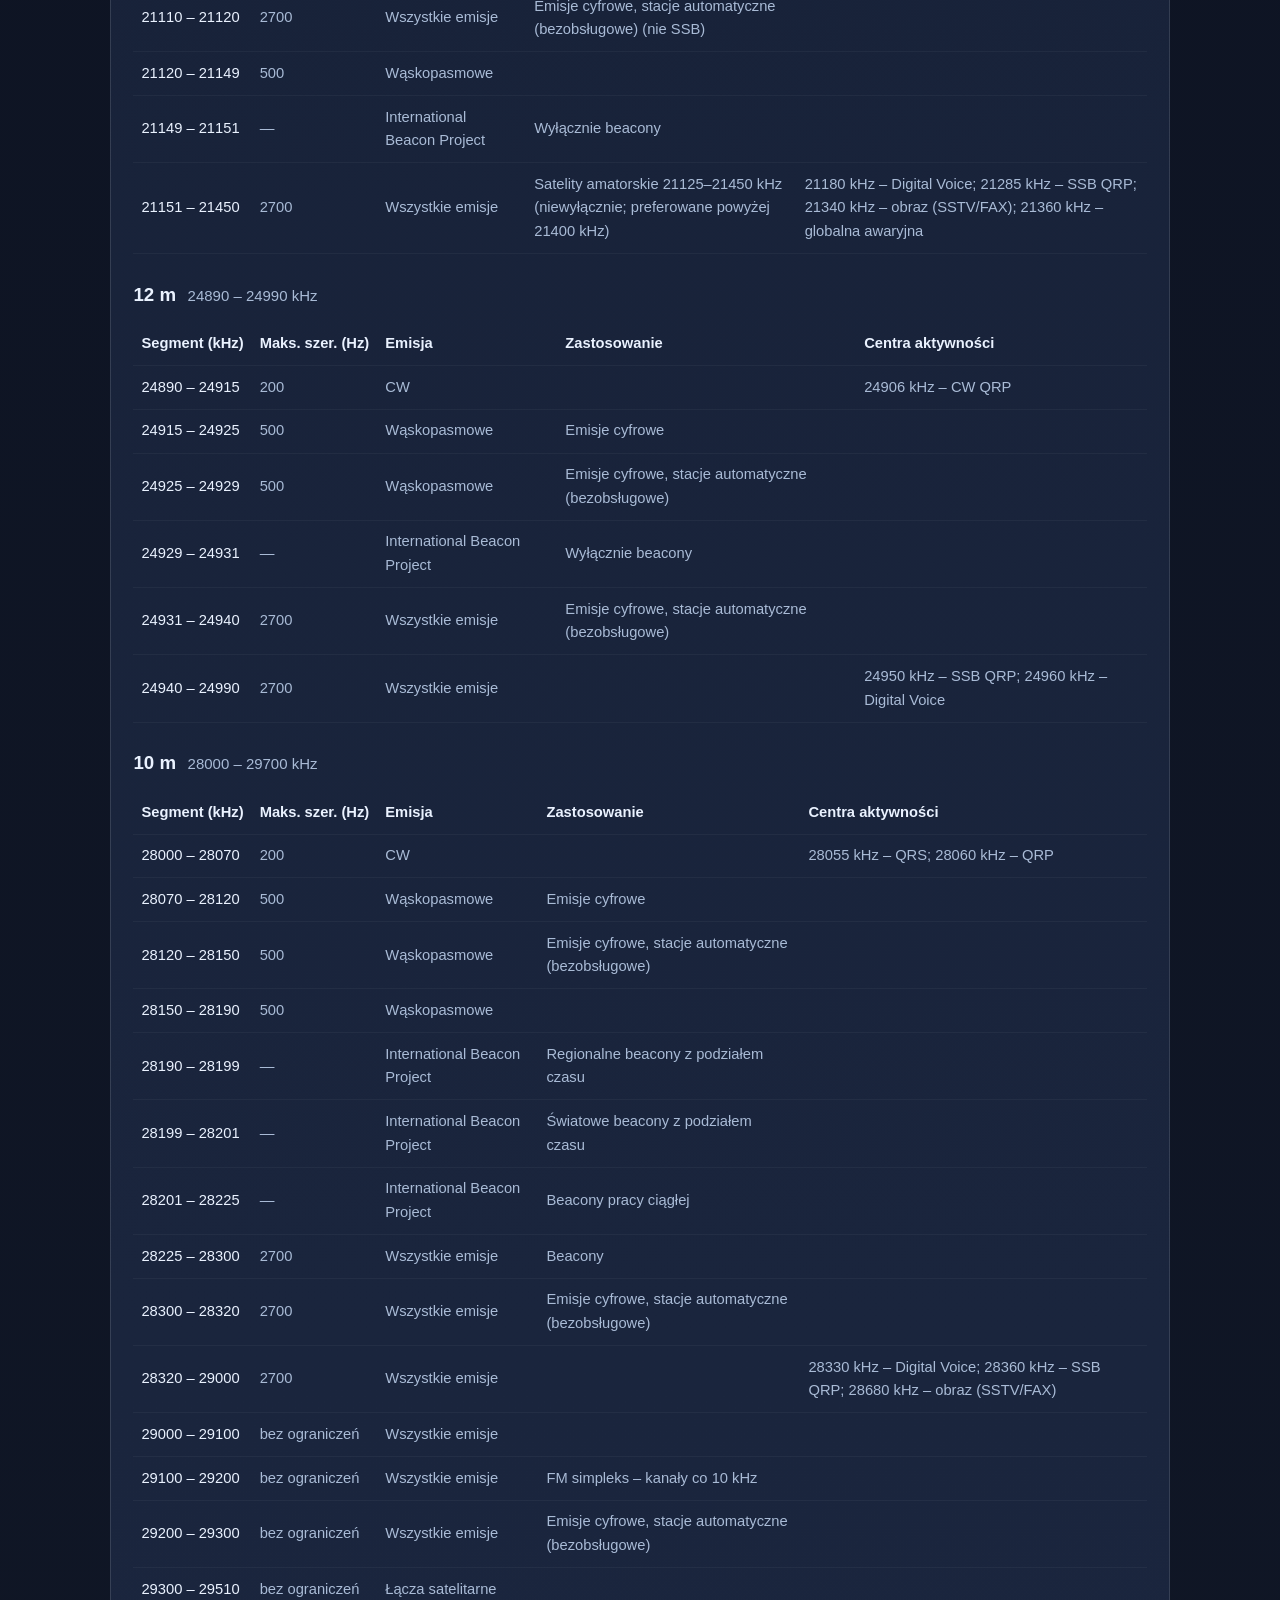
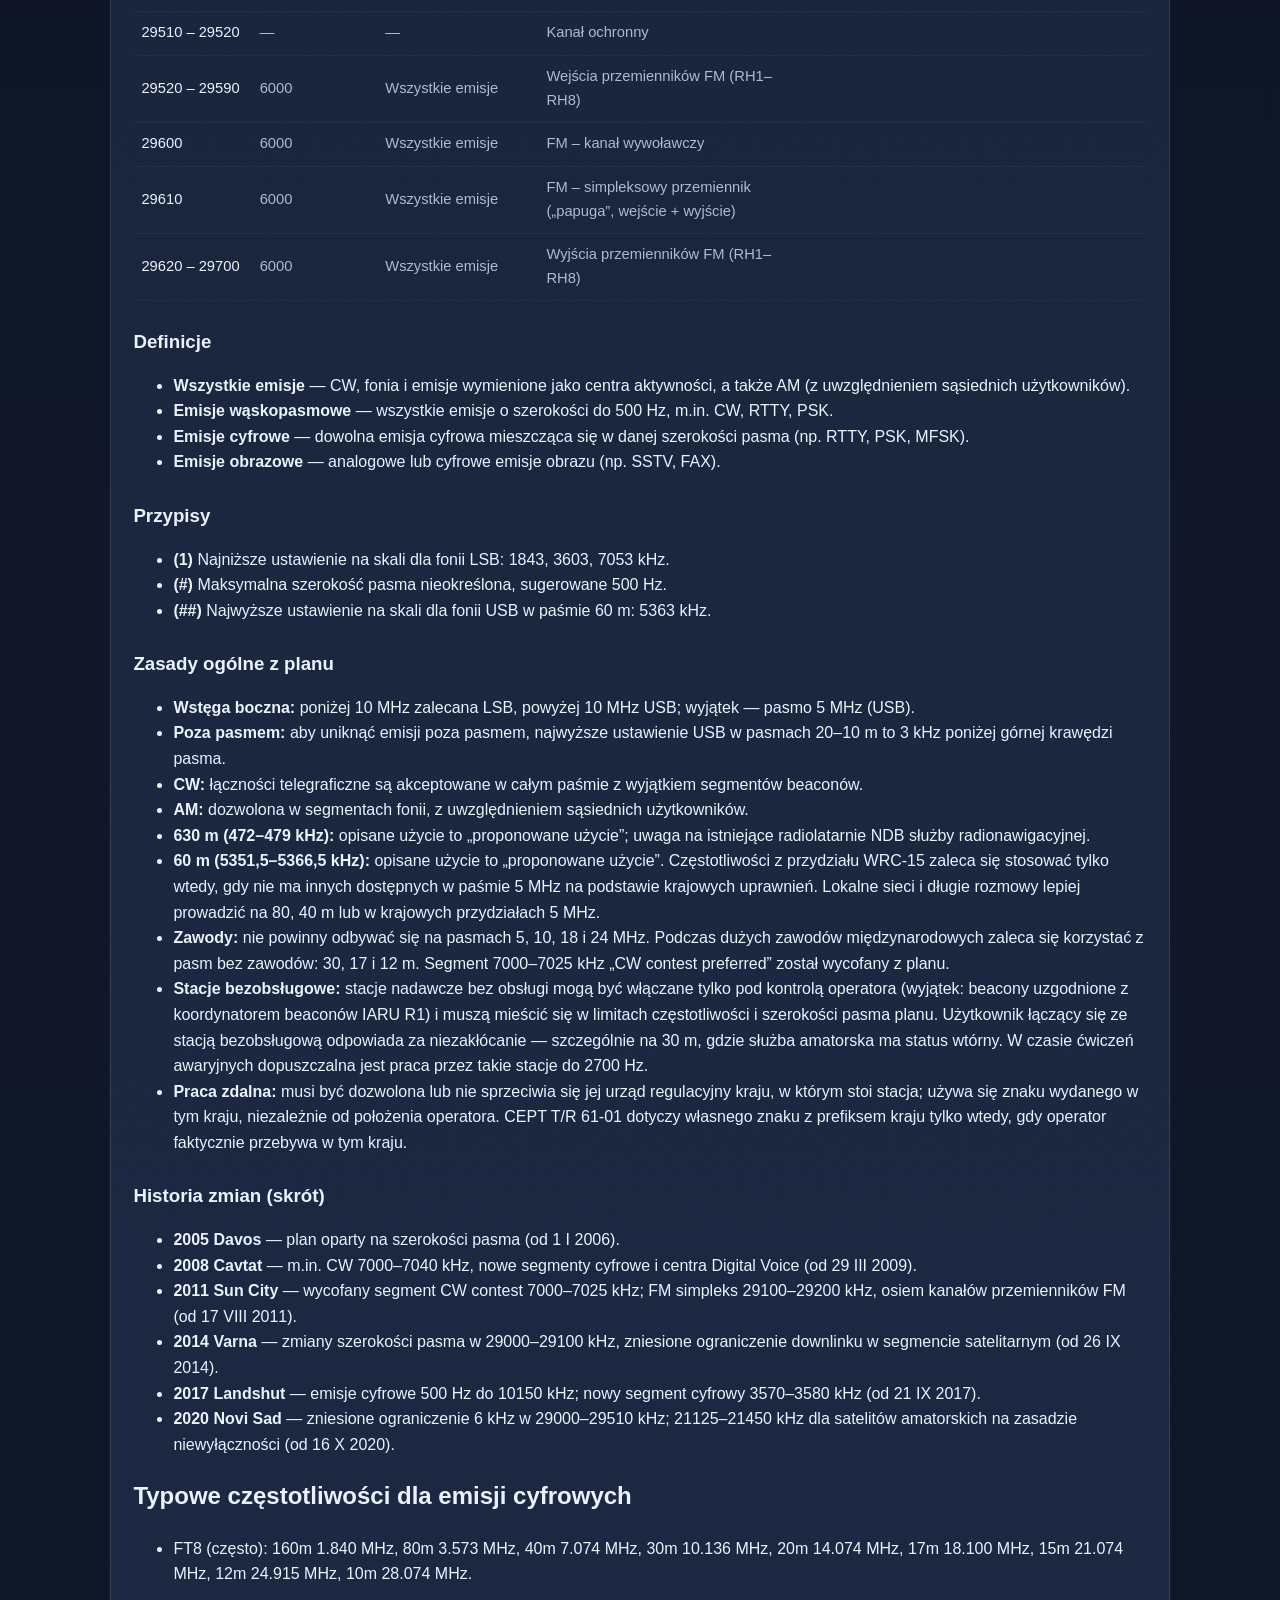
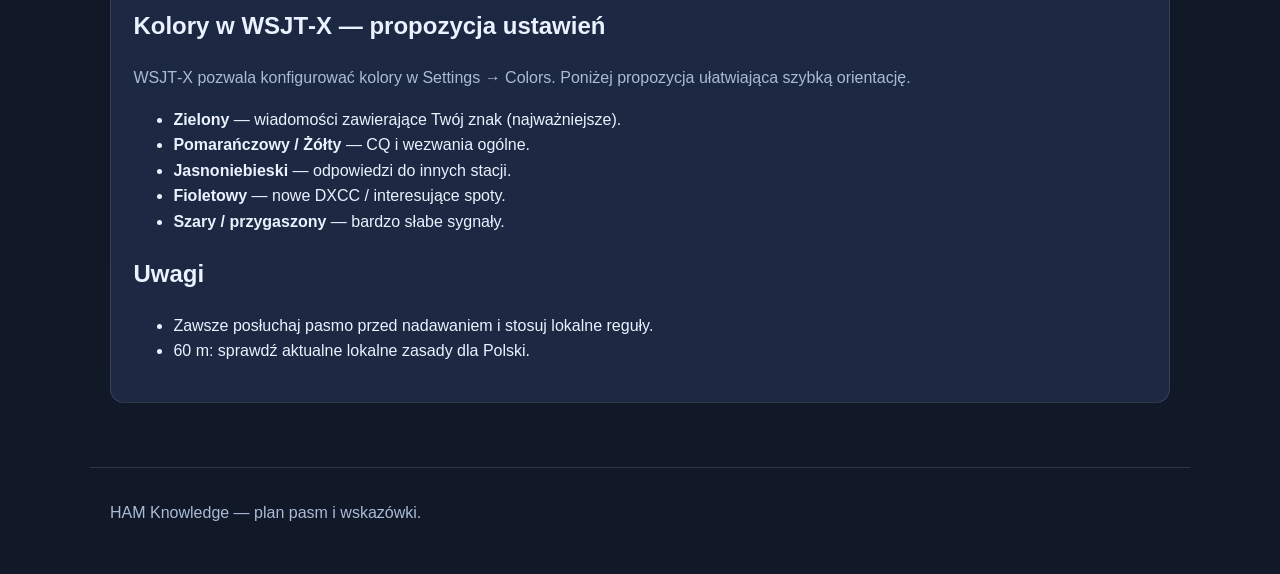
<file: docs/KF/band-plan-poland-hf.html>
<!DOCTYPE html>
<html lang="pl">
  <head>
    <meta charset="utf-8" />
    <meta name="viewport" content="width=device-width,initial-scale=1" />
    <title>Plan pasm HF — Polska</title>
    <link rel="stylesheet" href="../../style.css" />
    <style>
      h1{font-size:clamp(1.6rem,4vw,2.4rem);margin:0 0 .5rem}
      table{width:100%;border-collapse:collapse;color:var(--muted);margin-top:.6rem}
      th,td{padding:.6rem 8px;text-align:left;border-bottom:1px solid rgba(255,255,255,0.04)}
      .note{color:var(--muted)}
      h2,h3{scroll-margin-top:5rem}
      h3{margin:1.6rem 0 .2rem}
      h3 .rng{font-size:.8em;font-weight:400;color:var(--muted);margin-left:.4rem}
      .bandnav{display:flex;flex-wrap:wrap;gap:.4rem .8rem;margin:.8rem 0 0}
      .tablewrap{overflow-x:auto}
      table.detail{font-size:.92rem;min-width:640px}
      table.detail th{color:var(--text);white-space:nowrap}
      table.detail td.nw{white-space:nowrap;color:var(--text)}
    </style>
  </head>
  <body>
    <header>
      <nav>
        <div class="brand">HAM Knowledge</div>
        <div class="nav-links">
          <a href="../../index.html">Start</a>
          <a href="../propagation.html">Propagacja</a>
          <a href="zakladki.html">KF zakładki</a>
          <a href="band-plan-poland-hf.html" aria-current="page">Plan HF (PL)</a>
          <a href="../morse-trainer.html">Trener CW</a>
        </div>
      </nav>
    </header>

    <main>
      <section class="card">
        <h1>Plan pasm HF — Polska (orientacyjnie)</h1>
        <p class="note">To ogólny przegląd — przed pracą sprawdź oficjalne dokumenty UKE i plan IARU Region 1.</p>

        <table>
          <thead>
            <tr><th>Pasmo</th><th>Typowy przydział (orientacyjnie)</th></tr>
          </thead>
          <tbody>
            <tr><td>160 m</td><td>1.810 – 2.000 MHz</td></tr>
            <tr><td>80 m</td><td>3.500 – 3.800 MHz</td></tr>
            <tr><td>60 m</td><td>kanały (sprawdź lokalne regulacje, np. 5351.5–5366.5 kHz)</td></tr>
            <tr><td>40 m</td><td>7.000 – 7.200 MHz</td></tr>
            <tr><td>30 m</td><td>10.100 – 10.150 MHz (głównie CW/data)</td></tr>
            <tr><td>20 m</td><td>14.000 – 14.350 MHz</td></tr>
            <tr><td>17 m</td><td>18.068 – 18.168 MHz</td></tr>
            <tr><td>15 m</td><td>21.000 – 21.450 MHz</td></tr>
            <tr><td>12 m</td><td>24.890 – 24.990 MHz</td></tr>
            <tr><td>10 m</td><td>28.000 – 29.700 MHz</td></tr>
          </tbody>
        </table>

<h2 id="iaru-r1">Szczegółowy plan pasm IARU Region 1 (ITU Region 1)</h2>
<p class="note">Polska leży w regionie 1 ITU, więc obowiązuje tu plan IARU Region 1 w wersji <strong>obowiązującej od 16 października 2020</strong> (Novi Sad). To rekomendacja organizacji radioamatorskiej, a nie przepis prawa — obowiązujące uprawnienia, pasma i moce określają przepisy i pozwolenie UKE. Źródło: <a href="https://www.iaru-r1.org/wp-content/uploads/2021/06/hf_r1_bandplan.pdf" target="_blank" rel="noopener">IARU Region 1 HF Band Plan (PDF)</a>.</p>
<p class="note">Częstotliwości to częstotliwości <em>nadawane</em> (nie nośnej tłumionej). Skrót: COA = centrum aktywności (Centre of Activity).</p>
<nav class="bandnav" aria-label="Skok do pasma"><a href="#b-2200m">2200 m</a> <a href="#b-630m">630 m</a> <a href="#b-160m">160 m</a> <a href="#b-80m">80 m</a> <a href="#b-60m">60 m</a> <a href="#b-40m">40 m</a> <a href="#b-30m">30 m</a> <a href="#b-20m">20 m</a> <a href="#b-17m">17 m</a> <a href="#b-15m">15 m</a> <a href="#b-12m">12 m</a> <a href="#b-10m">10 m</a></nav>
<h3 id="b-2200m">2200 m <span class="rng">135,7 – 137,8 kHz</span></h3>
<div class="tablewrap"><table class="detail"><thead><tr><th>Segment (kHz)</th><th>Maks. szer. (Hz)</th><th>Emisja</th><th>Zastosowanie</th><th>Centra aktywności</th></tr></thead><tbody>
<tr><td class="nw">135,7 – 137,8</td><td>200</td><td>CW</td><td>CW, QRSS i wąskopasmowe emisje cyfrowe</td><td></td></tr>
</tbody></table></div>
<h3 id="b-630m">630 m <span class="rng">472 – 479 kHz</span></h3>
<div class="tablewrap"><table class="detail"><thead><tr><th>Segment (kHz)</th><th>Maks. szer. (Hz)</th><th>Emisja</th><th>Zastosowanie</th><th>Centra aktywności</th></tr></thead><tbody>
<tr><td class="nw">472 – 475</td><td>200</td><td>CW</td><td>CW</td><td></td></tr>
<tr><td class="nw">475 – 479</td><td>(#)</td><td>Wąskopasmowe</td><td>CW, emisje cyfrowe</td><td></td></tr>
</tbody></table></div>
<h3 id="b-160m">160 m <span class="rng">1810 – 2000 kHz</span></h3>
<div class="tablewrap"><table class="detail"><thead><tr><th>Segment (kHz)</th><th>Maks. szer. (Hz)</th><th>Emisja</th><th>Zastosowanie</th><th>Centra aktywności</th></tr></thead><tbody>
<tr><td class="nw">1810 – 1838</td><td>200</td><td>CW</td><td></td><td>1836 kHz – CW QRP</td></tr>
<tr><td class="nw">1838 – 1840</td><td>500</td><td>Wąskopasmowe</td><td>Emisje cyfrowe</td><td></td></tr>
<tr><td class="nw">1840 – 1843</td><td>2700</td><td>Wszystkie emisje (1)</td><td>Emisje cyfrowe</td><td></td></tr>
<tr><td class="nw">1843 – 2000</td><td>2700</td><td>Wszystkie emisje (1)</td><td></td><td></td></tr>
</tbody></table></div>
<h3 id="b-80m">80 m <span class="rng">3500 – 3800 kHz</span></h3>
<div class="tablewrap"><table class="detail"><thead><tr><th>Segment (kHz)</th><th>Maks. szer. (Hz)</th><th>Emisja</th><th>Zastosowanie</th><th>Centra aktywności</th></tr></thead><tbody>
<tr><td class="nw">3500 – 3510</td><td>200</td><td>CW</td><td>Priorytet dla łączności międzykontynentalnych</td><td></td></tr>
<tr><td class="nw">3510 – 3560</td><td>200</td><td>CW</td><td>Zawody CW preferowane</td><td>3555 kHz – CW QRS</td></tr>
<tr><td class="nw">3560 – 3570</td><td>200</td><td>CW</td><td></td><td>3560 kHz – CW QRP</td></tr>
<tr><td class="nw">3570 – 3580</td><td>200</td><td>Wąskopasmowe</td><td>Emisje cyfrowe</td><td></td></tr>
<tr><td class="nw">3580 – 3590</td><td>500</td><td>Wąskopasmowe</td><td>Emisje cyfrowe</td><td></td></tr>
<tr><td class="nw">3590 – 3600</td><td>500</td><td>Wąskopasmowe</td><td>Emisje cyfrowe, stacje automatyczne (bezobsługowe)</td><td></td></tr>
<tr><td class="nw">3600 – 3620</td><td>2700</td><td>Wszystkie emisje (1)</td><td>Emisje cyfrowe, stacje automatyczne (bezobsługowe)</td><td></td></tr>
<tr><td class="nw">3600 – 3650</td><td>2700</td><td>Wszystkie emisje (1)</td><td>Zawody SSB preferowane</td><td>3630 kHz – Digital Voice</td></tr>
<tr><td class="nw">3650 – 3700</td><td>2700</td><td>Wszystkie emisje</td><td></td><td>3690 kHz – SSB QRP</td></tr>
<tr><td class="nw">3700 – 3775</td><td>2700</td><td>Wszystkie emisje</td><td>Zawody SSB preferowane</td><td>3735 kHz – obraz (SSTV/FAX); 3760 kHz – awaryjna R1</td></tr>
<tr><td class="nw">3775 – 3800</td><td>2700</td><td>Wszystkie emisje</td><td>Zawody SSB preferowane; priorytet dla łączności międzykontynentalnych</td><td></td></tr>
</tbody></table></div>
<h3 id="b-60m">60 m <span class="rng">5351,5 – 5366,5 kHz („proponowane użycie”)</span></h3>
<div class="tablewrap"><table class="detail"><thead><tr><th>Segment (kHz)</th><th>Maks. szer. (Hz)</th><th>Emisja</th><th>Zastosowanie</th><th>Centra aktywności</th></tr></thead><tbody>
<tr><td class="nw">5351,5 – 5354,0</td><td>200</td><td>—</td><td>CW, emisje wąskopasmowe</td><td></td></tr>
<tr><td class="nw">5354,0 – 5366,0</td><td>2700</td><td>Wszystkie emisje</td><td>Zalecane USB dla fonii (##)</td><td></td></tr>
<tr><td class="nw">5366,0 – 5366,5</td><td>20</td><td>—</td><td>Wąskopasmowe emisje słabych sygnałów</td><td></td></tr>
</tbody></table></div>
<h3 id="b-40m">40 m <span class="rng">7000 – 7200 kHz</span></h3>
<div class="tablewrap"><table class="detail"><thead><tr><th>Segment (kHz)</th><th>Maks. szer. (Hz)</th><th>Emisja</th><th>Zastosowanie</th><th>Centra aktywności</th></tr></thead><tbody>
<tr><td class="nw">7000 – 7040</td><td>200</td><td>CW</td><td></td><td>7030 kHz – CW QRP</td></tr>
<tr><td class="nw">7040 – 7047</td><td>500</td><td>Wąskopasmowe</td><td>Emisje cyfrowe</td><td></td></tr>
<tr><td class="nw">7047 – 7050</td><td>500</td><td>Wąskopasmowe</td><td>Emisje cyfrowe, stacje automatyczne (bezobsługowe)</td><td></td></tr>
<tr><td class="nw">7050 – 7053</td><td>2700</td><td>Wszystkie emisje (1)</td><td>Emisje cyfrowe, stacje automatyczne (bezobsługowe)</td><td></td></tr>
<tr><td class="nw">7053 – 7060</td><td>2700</td><td>Wszystkie emisje</td><td>Emisje cyfrowe</td><td></td></tr>
<tr><td class="nw">7060 – 7100</td><td>2700</td><td>Wszystkie emisje</td><td>Zawody SSB preferowane</td><td>7070 kHz – Digital Voice; 7090 kHz – SSB QRP</td></tr>
<tr><td class="nw">7100 – 7130</td><td>2700</td><td>Wszystkie emisje</td><td></td><td>7110 kHz – awaryjna R1</td></tr>
<tr><td class="nw">7130 – 7175</td><td>2700</td><td>Wszystkie emisje</td><td>Zawody SSB preferowane</td><td>7165 kHz – obraz (SSTV/FAX)</td></tr>
<tr><td class="nw">7175 – 7200</td><td>2700</td><td>Wszystkie emisje</td><td>Zawody SSB preferowane; priorytet dla łączności międzykontynentalnych</td><td></td></tr>
</tbody></table></div>
<h3 id="b-30m">30 m <span class="rng">10100 – 10150 kHz</span></h3>
<div class="tablewrap"><table class="detail"><thead><tr><th>Segment (kHz)</th><th>Maks. szer. (Hz)</th><th>Emisja</th><th>Zastosowanie</th><th>Centra aktywności</th></tr></thead><tbody>
<tr><td class="nw">10100 – 10130</td><td>200</td><td>CW</td><td></td><td>10116 kHz – CW QRP</td></tr>
<tr><td class="nw">10130 – 10150</td><td>500</td><td>Wąskopasmowe</td><td>Emisje cyfrowe</td><td></td></tr>
</tbody></table></div>
<h3 id="b-20m">20 m <span class="rng">14000 – 14350 kHz</span></h3>
<div class="tablewrap"><table class="detail"><thead><tr><th>Segment (kHz)</th><th>Maks. szer. (Hz)</th><th>Emisja</th><th>Zastosowanie</th><th>Centra aktywności</th></tr></thead><tbody>
<tr><td class="nw">14000 – 14060</td><td>200</td><td>CW</td><td>Zawody CW preferowane</td><td>14055 kHz – QRS</td></tr>
<tr><td class="nw">14060 – 14070</td><td>200</td><td>CW</td><td></td><td>14060 kHz – CW QRP</td></tr>
<tr><td class="nw">14070 – 14089</td><td>500</td><td>Wąskopasmowe</td><td>Emisje cyfrowe</td><td></td></tr>
<tr><td class="nw">14089 – 14099</td><td>500</td><td>Wąskopasmowe</td><td>Emisje cyfrowe, stacje automatyczne (bezobsługowe)</td><td></td></tr>
<tr><td class="nw">14099 – 14101</td><td>—</td><td>International Beacon Project</td><td>Wyłącznie beacony</td><td></td></tr>
<tr><td class="nw">14101 – 14112</td><td>2700</td><td>Wszystkie emisje</td><td>Emisje cyfrowe, stacje automatyczne (bezobsługowe)</td><td></td></tr>
<tr><td class="nw">14112 – 14125</td><td>2700</td><td>Wszystkie emisje</td><td></td><td></td></tr>
<tr><td class="nw">14125 – 14300</td><td>2700</td><td>Wszystkie emisje</td><td>Zawody SSB preferowane</td><td>14130 kHz – Digital Voice; 14195 ±5 kHz – priorytet dla DX-pedycji; 14230 kHz – obraz (SSTV/FAX); 14285 kHz – SSB QRP</td></tr>
<tr><td class="nw">14300 – 14350</td><td>2700</td><td>Wszystkie emisje</td><td></td><td>14300 kHz – globalna awaryjna</td></tr>
</tbody></table></div>
<h3 id="b-17m">17 m <span class="rng">18068 – 18168 kHz</span></h3>
<div class="tablewrap"><table class="detail"><thead><tr><th>Segment (kHz)</th><th>Maks. szer. (Hz)</th><th>Emisja</th><th>Zastosowanie</th><th>Centra aktywności</th></tr></thead><tbody>
<tr><td class="nw">18068 – 18095</td><td>200</td><td>CW</td><td></td><td>18086 kHz – CW QRP</td></tr>
<tr><td class="nw">18095 – 18105</td><td>500</td><td>Wąskopasmowe</td><td>Emisje cyfrowe</td><td></td></tr>
<tr><td class="nw">18105 – 18109</td><td>500</td><td>Wąskopasmowe</td><td>Emisje cyfrowe, stacje automatyczne (bezobsługowe)</td><td></td></tr>
<tr><td class="nw">18109 – 18111</td><td>—</td><td>International Beacon Project</td><td>Wyłącznie beacony</td><td></td></tr>
<tr><td class="nw">18111 – 18120</td><td>2700</td><td>Wszystkie emisje</td><td>Emisje cyfrowe, stacje automatyczne (bezobsługowe)</td><td></td></tr>
<tr><td class="nw">18120 – 18168</td><td>2700</td><td>Wszystkie emisje</td><td></td><td>18130 kHz – SSB QRP; 18150 kHz – Digital Voice; 18160 kHz – awaryjna</td></tr>
</tbody></table></div>
<h3 id="b-15m">15 m <span class="rng">21000 – 21450 kHz</span></h3>
<div class="tablewrap"><table class="detail"><thead><tr><th>Segment (kHz)</th><th>Maks. szer. (Hz)</th><th>Emisja</th><th>Zastosowanie</th><th>Centra aktywności</th></tr></thead><tbody>
<tr><td class="nw">21000 – 21070</td><td>200</td><td>CW</td><td></td><td>21055 kHz – QRS; 21060 kHz – QRP</td></tr>
<tr><td class="nw">21070 – 21090</td><td>500</td><td>Wąskopasmowe</td><td>Emisje cyfrowe</td><td></td></tr>
<tr><td class="nw">21090 – 21110</td><td>500</td><td>Wąskopasmowe</td><td>Emisje cyfrowe, stacje automatyczne (bezobsługowe)</td><td></td></tr>
<tr><td class="nw">21110 – 21120</td><td>2700</td><td>Wszystkie emisje</td><td>Emisje cyfrowe, stacje automatyczne (bezobsługowe) (nie SSB)</td><td></td></tr>
<tr><td class="nw">21120 – 21149</td><td>500</td><td>Wąskopasmowe</td><td></td><td></td></tr>
<tr><td class="nw">21149 – 21151</td><td>—</td><td>International Beacon Project</td><td>Wyłącznie beacony</td><td></td></tr>
<tr><td class="nw">21151 – 21450</td><td>2700</td><td>Wszystkie emisje</td><td>Satelity amatorskie 21125–21450 kHz (niewyłącznie; preferowane powyżej 21400 kHz)</td><td>21180 kHz – Digital Voice; 21285 kHz – SSB QRP; 21340 kHz – obraz (SSTV/FAX); 21360 kHz – globalna awaryjna</td></tr>
</tbody></table></div>
<h3 id="b-12m">12 m <span class="rng">24890 – 24990 kHz</span></h3>
<div class="tablewrap"><table class="detail"><thead><tr><th>Segment (kHz)</th><th>Maks. szer. (Hz)</th><th>Emisja</th><th>Zastosowanie</th><th>Centra aktywności</th></tr></thead><tbody>
<tr><td class="nw">24890 – 24915</td><td>200</td><td>CW</td><td></td><td>24906 kHz – CW QRP</td></tr>
<tr><td class="nw">24915 – 24925</td><td>500</td><td>Wąskopasmowe</td><td>Emisje cyfrowe</td><td></td></tr>
<tr><td class="nw">24925 – 24929</td><td>500</td><td>Wąskopasmowe</td><td>Emisje cyfrowe, stacje automatyczne (bezobsługowe)</td><td></td></tr>
<tr><td class="nw">24929 – 24931</td><td>—</td><td>International Beacon Project</td><td>Wyłącznie beacony</td><td></td></tr>
<tr><td class="nw">24931 – 24940</td><td>2700</td><td>Wszystkie emisje</td><td>Emisje cyfrowe, stacje automatyczne (bezobsługowe)</td><td></td></tr>
<tr><td class="nw">24940 – 24990</td><td>2700</td><td>Wszystkie emisje</td><td></td><td>24950 kHz – SSB QRP; 24960 kHz – Digital Voice</td></tr>
</tbody></table></div>
<h3 id="b-10m">10 m <span class="rng">28000 – 29700 kHz</span></h3>
<div class="tablewrap"><table class="detail"><thead><tr><th>Segment (kHz)</th><th>Maks. szer. (Hz)</th><th>Emisja</th><th>Zastosowanie</th><th>Centra aktywności</th></tr></thead><tbody>
<tr><td class="nw">28000 – 28070</td><td>200</td><td>CW</td><td></td><td>28055 kHz – QRS; 28060 kHz – QRP</td></tr>
<tr><td class="nw">28070 – 28120</td><td>500</td><td>Wąskopasmowe</td><td>Emisje cyfrowe</td><td></td></tr>
<tr><td class="nw">28120 – 28150</td><td>500</td><td>Wąskopasmowe</td><td>Emisje cyfrowe, stacje automatyczne (bezobsługowe)</td><td></td></tr>
<tr><td class="nw">28150 – 28190</td><td>500</td><td>Wąskopasmowe</td><td></td><td></td></tr>
<tr><td class="nw">28190 – 28199</td><td>—</td><td>International Beacon Project</td><td>Regionalne beacony z podziałem czasu</td><td></td></tr>
<tr><td class="nw">28199 – 28201</td><td>—</td><td>International Beacon Project</td><td>Światowe beacony z podziałem czasu</td><td></td></tr>
<tr><td class="nw">28201 – 28225</td><td>—</td><td>International Beacon Project</td><td>Beacony pracy ciągłej</td><td></td></tr>
<tr><td class="nw">28225 – 28300</td><td>2700</td><td>Wszystkie emisje</td><td>Beacony</td><td></td></tr>
<tr><td class="nw">28300 – 28320</td><td>2700</td><td>Wszystkie emisje</td><td>Emisje cyfrowe, stacje automatyczne (bezobsługowe)</td><td></td></tr>
<tr><td class="nw">28320 – 29000</td><td>2700</td><td>Wszystkie emisje</td><td></td><td>28330 kHz – Digital Voice; 28360 kHz – SSB QRP; 28680 kHz – obraz (SSTV/FAX)</td></tr>
<tr><td class="nw">29000 – 29100</td><td>bez ograniczeń</td><td>Wszystkie emisje</td><td></td><td></td></tr>
<tr><td class="nw">29100 – 29200</td><td>bez ograniczeń</td><td>Wszystkie emisje</td><td>FM simpleks – kanały co 10 kHz</td><td></td></tr>
<tr><td class="nw">29200 – 29300</td><td>bez ograniczeń</td><td>Wszystkie emisje</td><td>Emisje cyfrowe, stacje automatyczne (bezobsługowe)</td><td></td></tr>
<tr><td class="nw">29300 – 29510</td><td>bez ograniczeń</td><td>Łącza satelitarne</td><td></td><td></td></tr>
<tr><td class="nw">29510 – 29520</td><td>—</td><td>—</td><td>Kanał ochronny</td><td></td></tr>
<tr><td class="nw">29520 – 29590</td><td>6000</td><td>Wszystkie emisje</td><td>Wejścia przemienników FM (RH1–RH8)</td><td></td></tr>
<tr><td class="nw">29600</td><td>6000</td><td>Wszystkie emisje</td><td>FM – kanał wywoławczy</td><td></td></tr>
<tr><td class="nw">29610</td><td>6000</td><td>Wszystkie emisje</td><td>FM – simpleksowy przemiennik („papuga”, wejście + wyjście)</td><td></td></tr>
<tr><td class="nw">29620 – 29700</td><td>6000</td><td>Wszystkie emisje</td><td>Wyjścia przemienników FM (RH1–RH8)</td><td></td></tr>
</tbody></table></div>
<h3 id="definicje">Definicje</h3>
<ul>
  <li><strong>Wszystkie emisje</strong> — CW, fonia i emisje wymienione jako centra aktywności, a także AM (z uwzględnieniem sąsiednich użytkowników).</li>
  <li><strong>Emisje wąskopasmowe</strong> — wszystkie emisje o szerokości do 500 Hz, m.in. CW, RTTY, PSK.</li>
  <li><strong>Emisje cyfrowe</strong> — dowolna emisja cyfrowa mieszcząca się w danej szerokości pasma (np. RTTY, PSK, MFSK).</li>
  <li><strong>Emisje obrazowe</strong> — analogowe lub cyfrowe emisje obrazu (np. SSTV, FAX).</li>
</ul>
<h3 id="przypisy">Przypisy</h3>
<ul>
  <li><strong>(1)</strong> Najniższe ustawienie na skali dla fonii LSB: 1843, 3603, 7053 kHz.</li>
  <li><strong>(#)</strong> Maksymalna szerokość pasma nieokreślona, sugerowane 500 Hz.</li>
  <li><strong>(##)</strong> Najwyższe ustawienie na skali dla fonii USB w paśmie 60 m: 5363 kHz.</li>
</ul>
<h3 id="zasady">Zasady ogólne z planu</h3>
<ul>
  <li><strong>Wstęga boczna:</strong> poniżej 10 MHz zalecana LSB, powyżej 10 MHz USB; wyjątek — pasmo 5 MHz (USB).</li>
  <li><strong>Poza pasmem:</strong> aby uniknąć emisji poza pasmem, najwyższe ustawienie USB w pasmach 20–10 m to 3 kHz poniżej górnej krawędzi pasma.</li>
  <li><strong>CW:</strong> łączności telegraficzne są akceptowane w całym paśmie z wyjątkiem segmentów beaconów.</li>
  <li><strong>AM:</strong> dozwolona w segmentach fonii, z uwzględnieniem sąsiednich użytkowników.</li>
  <li><strong>630 m (472–479 kHz):</strong> opisane użycie to „proponowane użycie”; uwaga na istniejące radiolatarnie NDB służby radionawigacyjnej.</li>
  <li><strong>60 m (5351,5–5366,5 kHz):</strong> opisane użycie to „proponowane użycie”. Częstotliwości z przydziału WRC-15 zaleca się stosować tylko wtedy, gdy nie ma innych dostępnych w paśmie 5 MHz na podstawie krajowych uprawnień. Lokalne sieci i długie rozmowy lepiej prowadzić na 80, 40 m lub w krajowych przydziałach 5 MHz.</li>
  <li><strong>Zawody:</strong> nie powinny odbywać się na pasmach 5, 10, 18 i 24 MHz. Podczas dużych zawodów międzynarodowych zaleca się korzystać z pasm bez zawodów: 30, 17 i 12 m. Segment 7000–7025 kHz „CW contest preferred” został wycofany z planu.</li>
  <li><strong>Stacje bezobsługowe:</strong> stacje nadawcze bez obsługi mogą być włączane tylko pod kontrolą operatora (wyjątek: beacony uzgodnione z koordynatorem beaconów IARU R1) i muszą mieścić się w limitach częstotliwości i szerokości pasma planu. Użytkownik łączący się ze stacją bezobsługową odpowiada za niezakłócanie — szczególnie na 30 m, gdzie służba amatorska ma status wtórny. W czasie ćwiczeń awaryjnych dopuszczalna jest praca przez takie stacje do 2700 Hz.</li>
  <li><strong>Praca zdalna:</strong> musi być dozwolona lub nie sprzeciwia się jej urząd regulacyjny kraju, w którym stoi stacja; używa się znaku wydanego w tym kraju, niezależnie od położenia operatora. CEPT T/R 61-01 dotyczy własnego znaku z prefiksem kraju tylko wtedy, gdy operator faktycznie przebywa w tym kraju.</li>
</ul>
<h3 id="historia">Historia zmian (skrót)</h3>
<ul>
  <li><strong>2005 Davos</strong> — plan oparty na szerokości pasma (od 1 I 2006).</li>
  <li><strong>2008 Cavtat</strong> — m.in. CW 7000–7040 kHz, nowe segmenty cyfrowe i centra Digital Voice (od 29 III 2009).</li>
  <li><strong>2011 Sun City</strong> — wycofany segment CW contest 7000–7025 kHz; FM simpleks 29100–29200 kHz, osiem kanałów przemienników FM (od 17 VIII 2011).</li>
  <li><strong>2014 Varna</strong> — zmiany szerokości pasma w 29000–29100 kHz, zniesione ograniczenie downlinku w segmencie satelitarnym (od 26 IX 2014).</li>
  <li><strong>2017 Landshut</strong> — emisje cyfrowe 500 Hz do 10150 kHz; nowy segment cyfrowy 3570–3580 kHz (od 21 IX 2017).</li>
  <li><strong>2020 Novi Sad</strong> — zniesione ograniczenie 6 kHz w 29000–29510 kHz; 21125–21450 kHz dla satelitów amatorskich na zasadzie niewyłączności (od 16 X 2020).</li>
</ul>

        <h2>Typowe częstotliwości dla emisji cyfrowych</h2>
        <ul>
          <li>FT8 (często): 160m 1.840 MHz, 80m 3.573 MHz, 40m 7.074 MHz, 30m 10.136 MHz, 20m 14.074 MHz, 17m 18.100 MHz, 15m 21.074 MHz, 12m 24.915 MHz, 10m 28.074 MHz.</li>
        </ul>

        <h2>Kolory w WSJT‑X — propozycja ustawień</h2>
        <p class="note">WSJT‑X pozwala konfigurować kolory w Settings → Colors. Poniżej propozycja ułatwiająca szybką orientację.</p>
        <ul>
          <li><strong>Zielony</strong> — wiadomości zawierające Twój znak (najważniejsze).</li>
          <li><strong>Pomarańczowy / Żółty</strong> — CQ i wezwania ogólne.</li>
          <li><strong>Jasnoniebieski</strong> — odpowiedzi do innych stacji.</li>
          <li><strong>Fioletowy</strong> — nowe DXCC / interesujące spoty.</li>
          <li><strong>Szary / przygaszony</strong> — bardzo słabe sygnały.</li>
        </ul>

        <h2>Uwagi</h2>
        <ul>
          <li>Zawsze posłuchaj pasmo przed nadawaniem i stosuj lokalne reguły.</li>
          <li>60 m: sprawdź aktualne lokalne zasady dla Polski.</li>
        </ul>
      </section>
    </main>

    <footer>
      HAM Knowledge — plan pasm i wskazówki.
    </footer>
  </body>
</html>
</file>
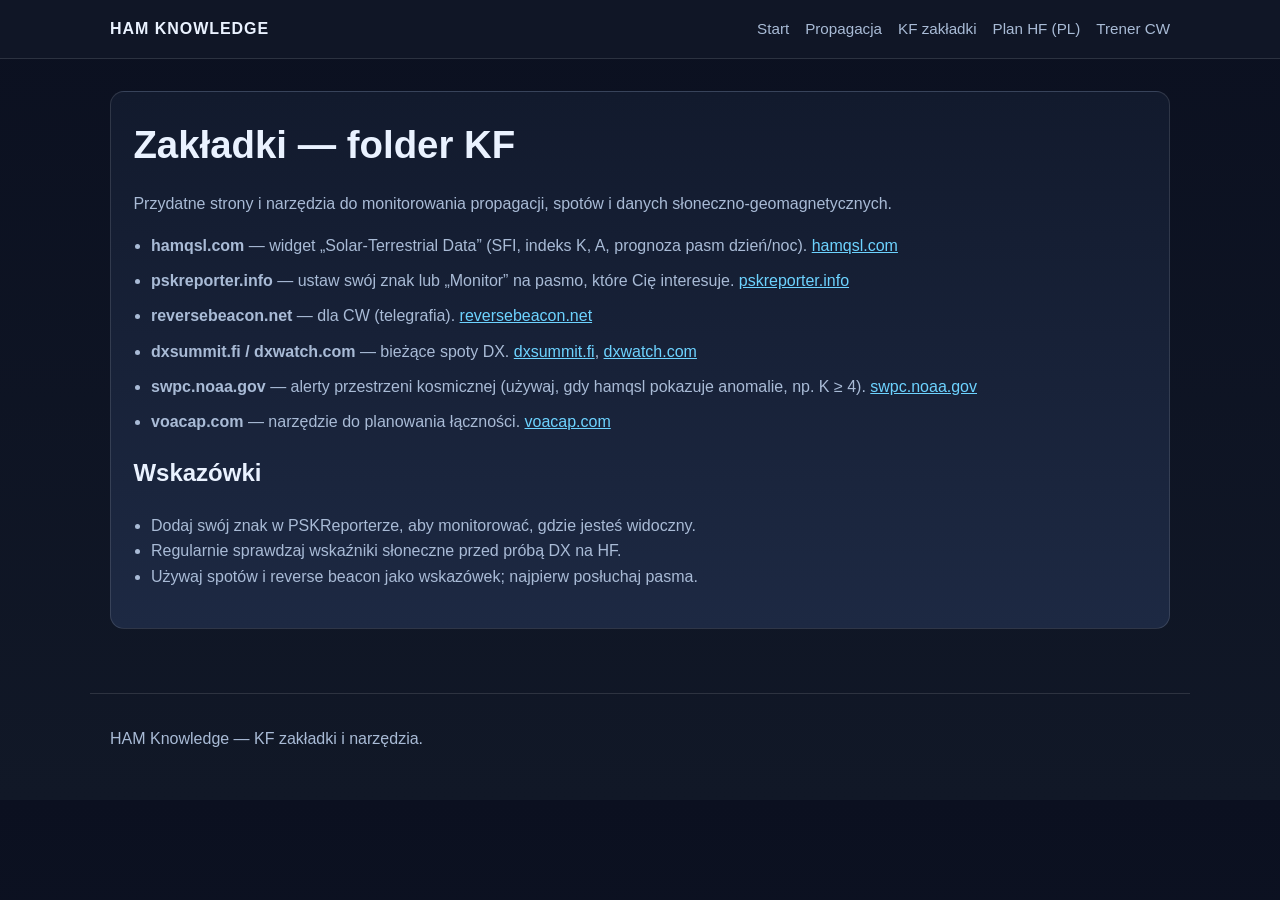
<file: docs/KF/zakladki.html>
<!DOCTYPE html>
<html lang="pl">
  <head>
    <meta charset="utf-8" />
    <meta name="viewport" content="width=device-width,initial-scale=1" />
    <title>KF — Zakładki</title>
    <link rel="stylesheet" href="../../style.css" />
    <style>
      h1{font-size:clamp(1.6rem,4vw,2.4rem);margin:0 0 .5rem}
      p,li{color:var(--muted)} ul{padding-left:1.1rem}
      .links li{margin-bottom:.6rem}
    </style>
  </head>
  <body>
    <header>
      <nav>
        <div class="brand">HAM Knowledge</div>
        <div class="nav-links">
          <a href="../../index.html">Start</a>
          <a href="../propagation.html">Propagacja</a>
          <a href="zakladki.html" aria-current="page">KF zakładki</a>
          <a href="band-plan-poland-hf.html">Plan HF (PL)</a>
          <a href="../morse-trainer.html">Trener CW</a>
        </div>
      </nav>
    </header>

    <main>
      <section class="card">
        <h1>Zakładki — folder KF</h1>
        <p>Przydatne strony i narzędzia do monitorowania propagacji, spotów i danych słoneczno‑geomagnetycznych.</p>
        <ul class="links">
          <li><strong>hamqsl.com</strong> — widget „Solar‑Terrestrial Data” (SFI, indeks K, A, prognoza pasm dzień/noc). <a href="https://www.hamqsl.com" target="_blank" rel="noopener">hamqsl.com</a></li>
          <li><strong>pskreporter.info</strong> — ustaw swój znak lub „Monitor” na pasmo, które Cię interesuje. <a href="https://www.pskreporter.info" target="_blank" rel="noopener">pskreporter.info</a></li>
          <li><strong>reversebeacon.net</strong> — dla CW (telegrafia). <a href="https://www.reversebeacon.net" target="_blank" rel="noopener">reversebeacon.net</a></li>
          <li><strong>dxsummit.fi / dxwatch.com</strong> — bieżące spoty DX. <a href="https://www.dxsummit.fi" target="_blank" rel="noopener">dxsummit.fi</a>, <a href="https://www.dxwatch.com" target="_blank" rel="noopener">dxwatch.com</a></li>
          <li><strong>swpc.noaa.gov</strong> — alerty przestrzeni kosmicznej (używaj, gdy hamqsl pokazuje anomalie, np. K ≥ 4). <a href="https://www.swpc.noaa.gov" target="_blank" rel="noopener">swpc.noaa.gov</a></li>
          <li><strong>voacap.com</strong> — narzędzie do planowania łączności. <a href="https://www.voacap.com" target="_blank" rel="noopener">voacap.com</a></li>
        </ul>

        <h2>Wskazówki</h2>
        <ul>
          <li>Dodaj swój znak w PSKReporterze, aby monitorować, gdzie jesteś widoczny.</li>
          <li>Regularnie sprawdzaj wskaźniki słoneczne przed próbą DX na HF.</li>
          <li>Używaj spotów i reverse beacon jako wskazówek; najpierw posłuchaj pasma.</li>
        </ul>
      </section>
    </main>

    <footer>
      HAM Knowledge — KF zakładki i narzędzia.
    </footer>
  </body>
</html>
</file>
<file: style.css>
/* Shared layout for all HAM Knowledge pages. Page-specific rules stay inline in each page. */
:root{--bg:#0b1020;--panel:#121a2d;--panel-2:#1d2943;--text:#eaf2ff;--muted:#a9bbd6;--accent:#6dd3ff;--accent-2:#8cffb2;--warning:#ffd166;--border:rgba(255,255,255,0.12)}
*{box-sizing:border-box}
body{margin:0;font-family:Arial,Helvetica,sans-serif;background:linear-gradient(180deg,var(--bg) 0%,#111827 100%);color:var(--text);line-height:1.6}
header{background:rgba(17,24,39,0.9);border-bottom:1px solid var(--border);position:sticky;top:0;backdrop-filter:blur(8px);z-index:10}
nav{max-width:1100px;margin:0 auto;padding:1rem 1.25rem;display:flex;justify-content:space-between;align-items:center;gap:1rem}
.brand{font-weight:700;letter-spacing:.06em;text-transform:uppercase}
.nav-links{display:flex;gap:1rem;flex-wrap:wrap}
.nav-links a{color:var(--muted);text-decoration:none;font-size:.95rem}
.nav-links a:hover{color:var(--text)}
main{max-width:1100px;margin:0 auto;padding:2rem 1.25rem 4rem}
.card{background:linear-gradient(180deg,var(--panel) 0%,var(--panel-2) 100%);border:1px solid var(--border);border-radius:14px;padding:1.4rem}
footer{max-width:1100px;margin:0 auto;padding:2rem 1.25rem 3rem;color:var(--muted);border-top:1px solid var(--border)}
a{color:var(--accent)}
</file>
